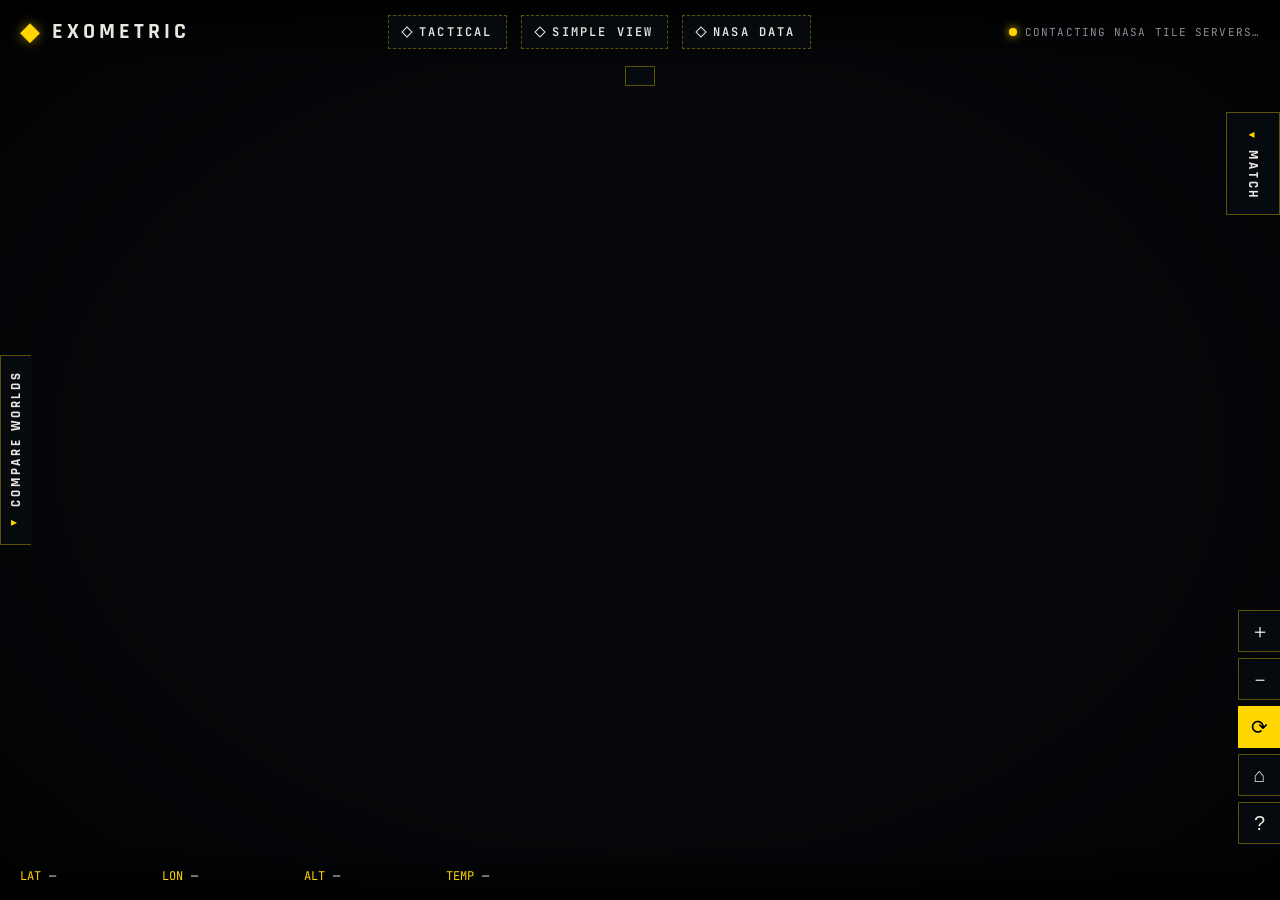
<file: index.html>
<!doctype html>
<html lang="en">
<head>
  <meta charset="utf-8">
  <title>ExoMetric</title>
  <meta http-equiv="refresh" content="0; url=analog-atlas/analog-atlas/">
</head>
<body style="background:#05070a;color:#e8e6df;font-family:system-ui,sans-serif">
  <p>Opening <a href="analog-atlas/analog-atlas/" style="color:#ffd600">ExoMetric</a>…</p>
</body>
</html>
</file>
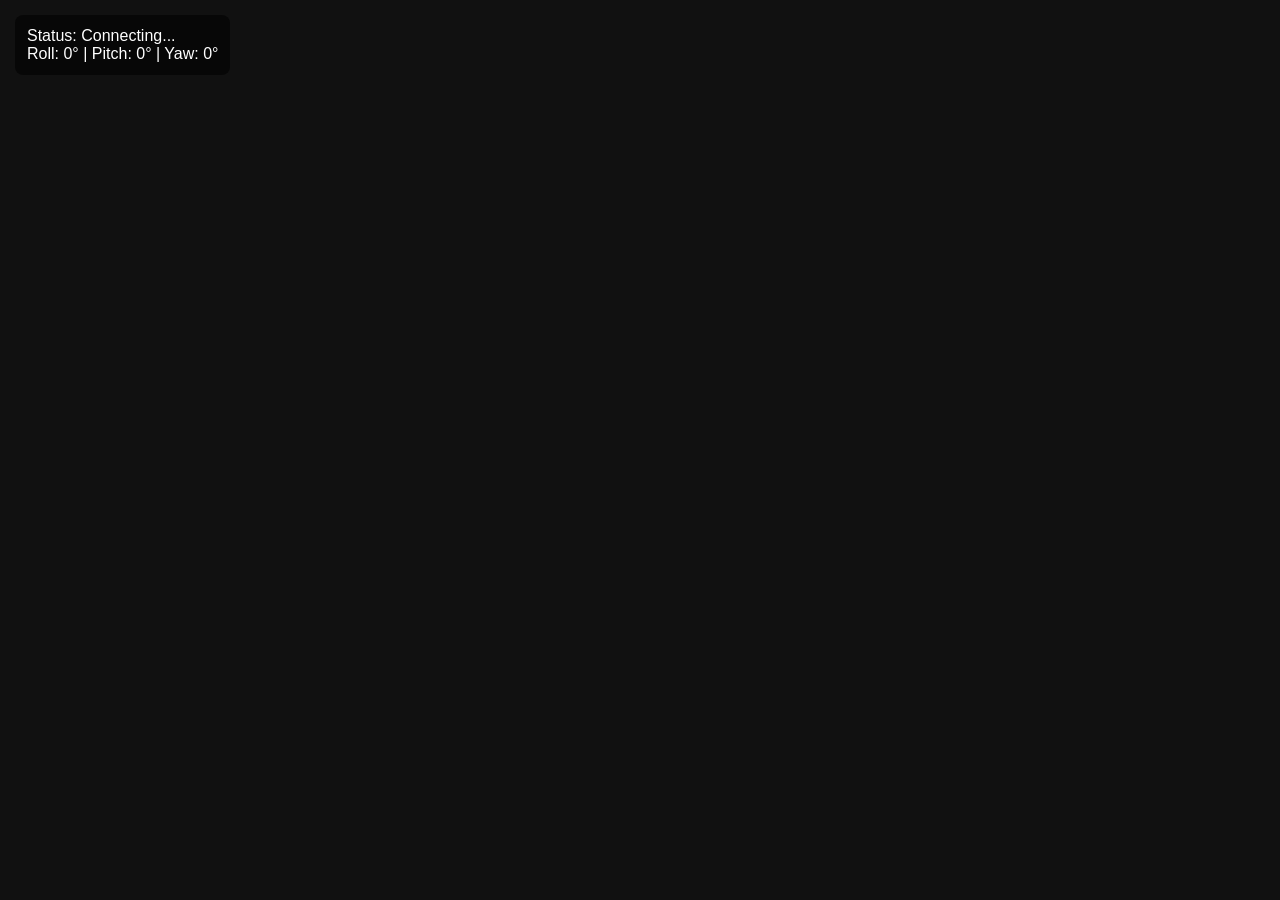
<file: electronics/index.html>
<!DOCTYPE html>
<html lang="en">
<head>
  <meta charset="UTF-8">
  <title>ESP32 3D Orientation</title>
  <style>
    body { margin: 0; overflow: hidden; background: #111; color: #fff; font-family: sans-serif; }
    #hud { position: absolute; top: 15px; left: 15px; background: rgba(0,0,0,0.6); padding: 12px; border-radius: 8px; }
  </style>
</head>
<body>
  <div id="hud">
    <div>Status: <span id="status">Connecting...</span></div>
    <div>Roll: <span id="roll">0</span>° | Pitch: <span id="pitch">0</span>° | Yaw: <span id="yaw">0</span>°</div>
  </div>

  <!-- Load Three.js from CDN -->
  <script src="https://cloudflare.com"></script>
  <script>
    // 1. Set up Three.js Scene, Camera, and Renderer
    const scene = new THREE.Scene();
    const camera = new THREE.PerspectiveCamera(75, window.innerWidth / window.innerHeight, 0.1, 1000);
    camera.position.z = 5;

    const renderer = new THREE.WebGLRenderer({ antialias: true });
    renderer.setSize(window.innerWidth, window.innerHeight);
    document.body.appendChild(renderer.domElement);

    // 2. Create a 3D Box (Representing your GY-521 board)
    const geometry = new THREE.BoxGeometry(3, 0.3, 2);
    const material = new THREE.MeshNormalMaterial(); // Multi-colored faces to easily see orientation
    const board = new THREE.Mesh(geometry, material);
    scene.add(board);

    // Add a helper grid for spatial reference
    const grid = new THREE.GridHelper(10, 10);
    grid.position.y = -2;
    scene.add(grid);

    // 3. Connect to ESP32 WebSocket (REPLACE WITH YOUR ESP32 IP)
    const ws = new WebSocket('ws://192.168.1.XXX:81/');

    ws.onopen = () => {
      document.getElementById('status').innerText = 'Connected';
      document.getElementById('status').style.color = '#4caf50';
    };

    ws.onclose = () => {
      document.getElementById('status').innerText = 'Disconnected';
      document.getElementById('status').style.color = '#f44336';
    };

    ws.onmessage = (event) => {
      const data = JSON.parse(event.data);
      
      // Update HUD text
      document.getElementById('roll').innerText = data.r.toFixed(1);
      document.getElementById('pitch').innerText = data.p.toFixed(1);
      document.getElementById('yaw').innerText = data.y.toFixed(1);

      // Convert degrees to radians for Three.js
      const degToRad = Math.PI / 180;
      
      // Apply rotations (adjust signs/axes depending on how your sensor is mounted)
      board.rotation.order = 'YXZ';
      board.rotation.y = data.y * degToRad;  // Yaw
      board.rotation.x = data.p * degToRad;  // Pitch
      board.rotation.z = -data.r * degToRad; // Roll
    };

    // 4. Render Loop
    function animate() {
      requestAnimationFrame(animate);
      renderer.render(scene, camera);
    }
    animate();

    // Handle window resizing
    window.addEventListener('resize', () => {
      camera.aspect = window.innerWidth / window.innerHeight;
      camera.updateProjectionMatrix();
      renderer.setSize(window.innerWidth, window.innerHeight);
    });
  </script>
</body>
</html>
</file>
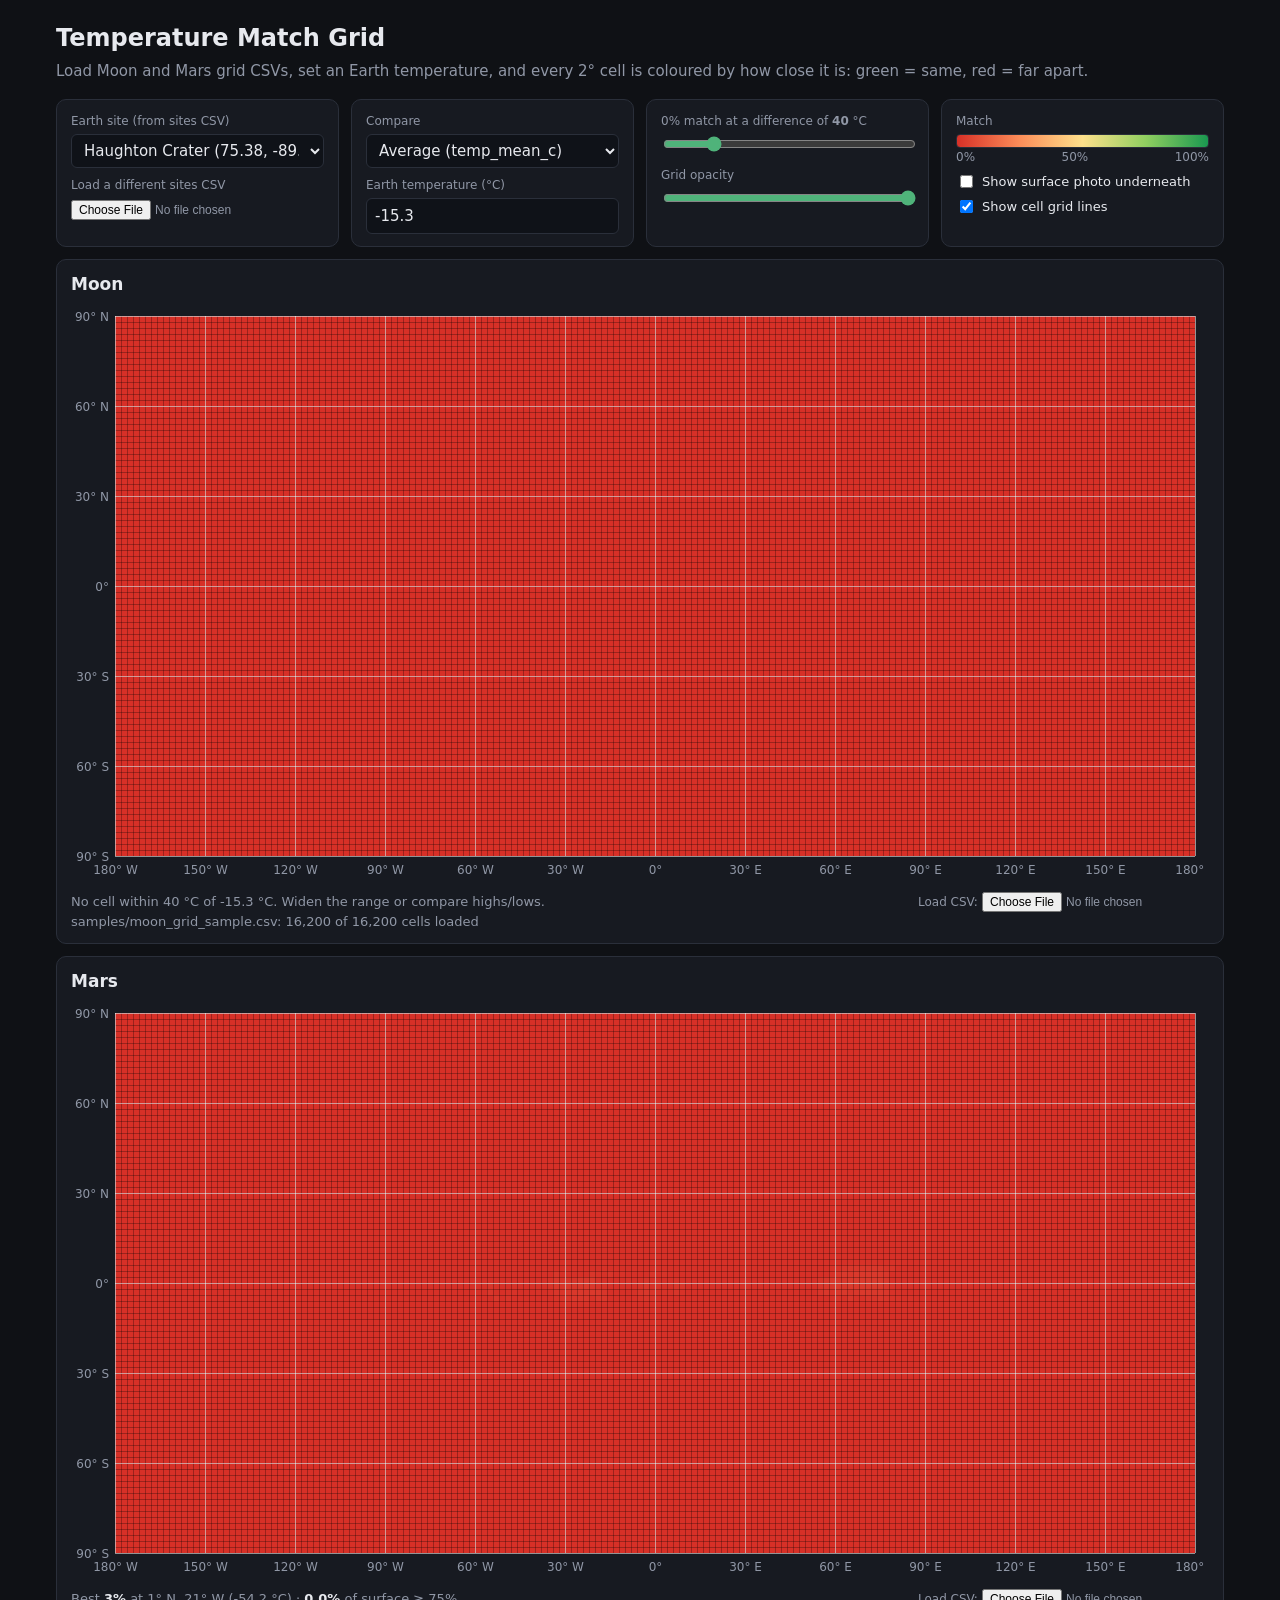
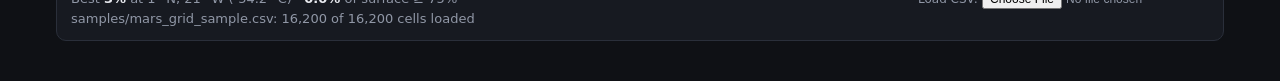
<file: heatmap/index.html>
<!doctype html>
<html lang="en">
<head>
  <meta charset="utf-8">
  <meta name="viewport" content="width=device-width, initial-scale=1">
  <title>Temperature Match Grid</title>
  <style>
    :root { --bg:#0f1115; --panel:#171a21; --line:#2a2f3a; --text:#e7e9ee; --muted:#9097a6; --accent:#4fb37a; }
    * { box-sizing: border-box; }
    body { margin: 0 auto; max-width: 1200px; padding: 20px 16px 40px; background: var(--bg); color: var(--text);
           font: 15px/1.5 system-ui, -apple-system, "Segoe UI", sans-serif; }
    h1 { margin: 0; font-size: 24px; font-weight: 600; }
    h2 { margin: 0; font-size: 17px; font-weight: 600; }
    .sub { margin: 4px 0 16px; color: var(--muted); }
    .card { background: var(--panel); border: 1px solid var(--line); border-radius: 10px; padding: 12px 14px; }
    .controls { display: grid; grid-template-columns: repeat(4, 1fr); gap: 12px; margin-bottom: 12px; }
    label, .label { display: block; color: var(--muted); font-size: 12px; margin: 0 0 4px; }
    select, input[type=number] { width: 100%; padding: 6px 8px; border-radius: 6px; border: 1px solid var(--line);
           background: #0f1218; color: var(--text); font: inherit; }
    input[type=range] { width: 100%; accent-color: var(--accent); }
    input[type=file] { font-size: 12px; color: var(--muted); max-width: 100%; }
    .row { display: flex; gap: 8px; align-items: center; }
    .check { display: flex; gap: 6px; align-items: center; font-size: 13px; color: var(--text); margin-top: 6px; }
    .legend { height: 14px; border-radius: 4px; border: 1px solid var(--line);
              background: linear-gradient(90deg, #d73027, #fc8d59, #fee08b, #91cf60, #1a9850); }
    .ticks { display: flex; justify-content: space-between; color: var(--muted); font-size: 12px; }
    .maps { display: grid; gap: 12px; }
    .head { display: flex; justify-content: space-between; align-items: baseline; gap: 12px; flex-wrap: wrap; margin-bottom: 8px; }
    .readout, .info, .stats { color: var(--muted); font-size: 13px; font-variant-numeric: tabular-nums; }
    .stats b { color: var(--text); }
    .err { color: #ff8a8a; }
    canvas { display: block; width: 100%; height: auto; }
    .drop { outline: 2px dashed var(--accent); outline-offset: -6px; }
    @media (max-width: 900px) { .controls { grid-template-columns: 1fr 1fr; } }
    @media (max-width: 560px) { .controls { grid-template-columns: 1fr; } }
  </style>
</head>
<body>
  <h1>Temperature Match Grid</h1>
  <p class="sub">Load Moon and Mars grid CSVs, set an Earth temperature, and every 2° cell is coloured by how close it is: green = same, red = far apart.</p>

  <section class="controls">
    <div class="card">
      <label for="site">Earth site (from sites CSV)</label>
      <select id="site"><option value="">Custom temperature</option></select>
      <label for="sites-file" style="margin-top:8px">Load a different sites CSV</label>
      <input type="file" id="sites-file" accept=".csv">
    </div>
    <div class="card">
      <label for="stat">Compare</label>
      <select id="stat">
        <option value="mean">Average (temp_mean_c)</option>
        <option value="high">Daily high (temp_high_c)</option>
        <option value="low">Daily low (temp_low_c)</option>
      </select>
      <label for="earth-temp" style="margin-top:8px">Earth temperature (°C)</label>
      <input type="number" id="earth-temp" step="0.1" value="-15.3">
    </div>
    <div class="card">
      <label for="range">0% match at a difference of <b id="range-val">40</b> °C</label>
      <input type="range" id="range" min="5" max="200" step="5" value="40">
      <label for="opacity" style="margin-top:8px">Grid opacity</label>
      <input type="range" id="opacity" min="20" max="100" value="100">
    </div>
    <div class="card">
      <div class="label">Match</div>
      <div class="legend"></div>
      <div class="ticks"><span>0%</span><span>50%</span><span>100%</span></div>
      <label class="check"><input type="checkbox" id="photo"> Show surface photo underneath</label>
      <label class="check"><input type="checkbox" id="lines" checked> Show cell grid lines</label>
    </div>
  </section>

  <section class="maps">
    <div class="card" data-body="moon">
      <div class="head">
        <h2>Moon</h2>
        <span class="readout" id="moon-readout"></span>
      </div>
      <canvas id="moon-canvas"></canvas>
      <div class="row" style="justify-content:space-between;margin-top:8px;flex-wrap:wrap">
        <span class="stats" id="moon-stats"></span>
        <span class="info"><label for="moon-file" style="display:inline">Load CSV:</label> <input type="file" id="moon-file" accept=".csv"></span>
      </div>
      <div class="info" id="moon-info"></div>
    </div>
    <div class="card" data-body="mars">
      <div class="head">
        <h2>Mars</h2>
        <span class="readout" id="mars-readout"></span>
      </div>
      <canvas id="mars-canvas"></canvas>
      <div class="row" style="justify-content:space-between;margin-top:8px;flex-wrap:wrap">
        <span class="stats" id="mars-stats"></span>
        <span class="info"><label for="mars-file" style="display:inline">Load CSV:</label> <input type="file" id="mars-file" accept=".csv"></span>
      </div>
      <div class="info" id="mars-info"></div>
    </div>
  </section>

  <script src="heatmap.js"></script>
</body>
</html>
</file>
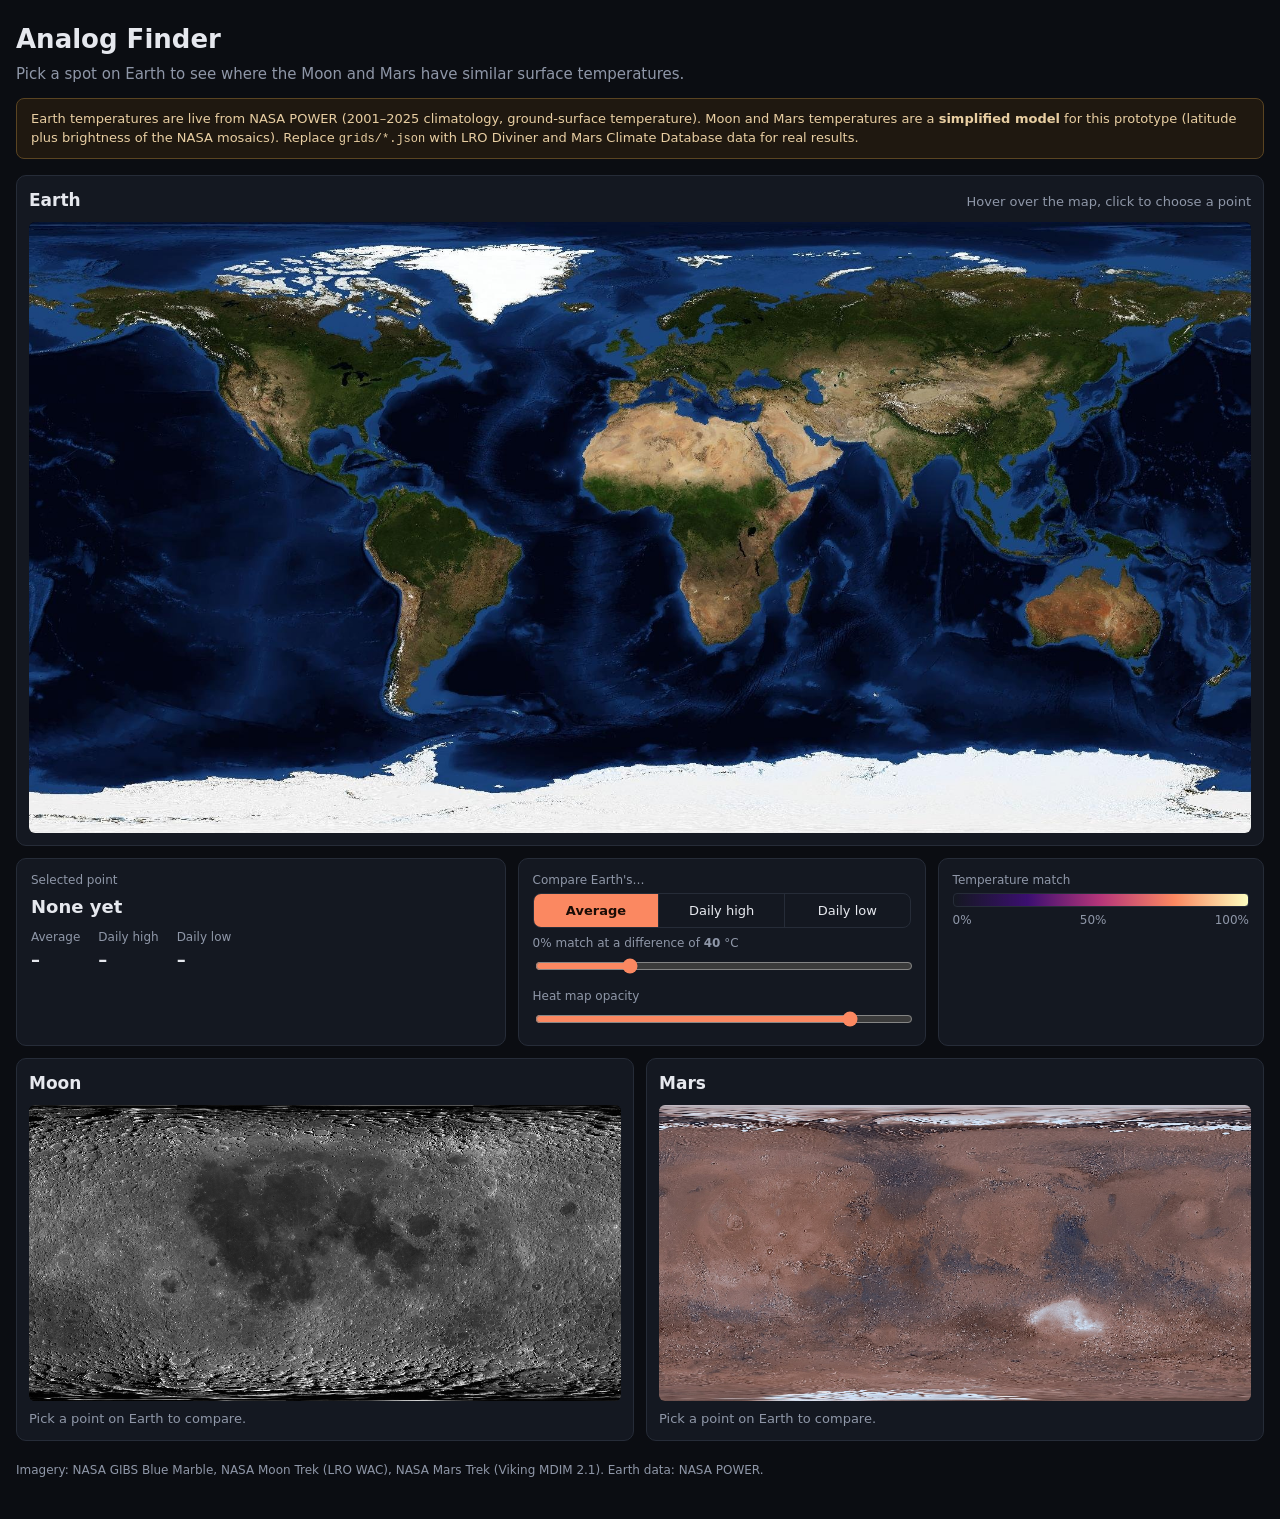
<file: prototype/index.html>
<!doctype html>
<html lang="en">
<head>
  <meta charset="utf-8">
  <meta name="viewport" content="width=device-width, initial-scale=1">
  <title>Analog Finder</title>
  <link rel="stylesheet" href="style.css">
</head>
<body>
  <header>
    <h1>Analog Finder</h1>
    <p class="sub">Pick a spot on Earth to see where the Moon and Mars have similar surface temperatures.</p>
  </header>

  <p class="notice">
    Earth temperatures are live from NASA POWER (2001–2025 climatology, ground-surface temperature).
    Moon and Mars temperatures are a <strong>simplified model</strong> for this prototype
    (latitude plus brightness of the NASA mosaics). Replace <code>grids/*.json</code> with
    LRO Diviner and Mars Climate Database data for real results.
  </p>

  <section class="panel earth">
    <div class="panel-head">
      <h2>Earth</h2>
      <span class="readout" id="earth-hover">Hover over the map, click to choose a point</span>
    </div>
    <div class="map-wrap">
      <canvas id="earth-map" width="2048" height="1024"></canvas>
    </div>
  </section>

  <section class="controls">
    <div class="card" id="earth-card">
      <div class="label">Selected point</div>
      <div class="big" id="sel-coord">None yet</div>
      <div class="temps">
        <div><span>Average</span><b id="t-mean">–</b></div>
        <div><span>Daily high</span><b id="t-high">–</b></div>
        <div><span>Daily low</span><b id="t-low">–</b></div>
      </div>
      <div class="status" id="status"></div>
    </div>

    <div class="card">
      <div class="label">Compare Earth's…</div>
      <div class="seg" id="mode">
        <button data-mode="mean" class="on">Average</button>
        <button data-mode="high">Daily high</button>
        <button data-mode="low">Daily low</button>
      </div>
      <label class="label" for="scale">0% match at a difference of <b id="scale-val">40</b> °C</label>
      <input type="range" id="scale" min="5" max="150" step="5" value="40">
      <label class="label" for="opacity">Heat map opacity</label>
      <input type="range" id="opacity" min="0" max="100" value="85">
    </div>

    <div class="card legend-card">
      <div class="label">Temperature match</div>
      <div class="legend"></div>
      <div class="legend-ticks"><span>0%</span><span>50%</span><span>100%</span></div>
    </div>
  </section>

  <section class="pair">
    <div class="panel" data-body="moon">
      <div class="panel-head">
        <h2>Moon</h2>
        <span class="readout" id="moon-hover"></span>
      </div>
      <div class="map-wrap"><canvas id="moon-map" width="2048" height="1024"></canvas></div>
      <div class="stats" id="moon-stats">Pick a point on Earth to compare.</div>
    </div>
    <div class="panel" data-body="mars">
      <div class="panel-head">
        <h2>Mars</h2>
        <span class="readout" id="mars-hover"></span>
      </div>
      <div class="map-wrap"><canvas id="mars-map" width="2048" height="1024"></canvas></div>
      <div class="stats" id="mars-stats">Pick a point on Earth to compare.</div>
    </div>
  </section>

  <footer>
    Imagery: NASA GIBS Blue Marble, NASA Moon Trek (LRO WAC), NASA Mars Trek (Viking MDIM 2.1).
    Earth data: NASA POWER.
  </footer>

  <script src="app.js"></script>
</body>
</html>
</file>
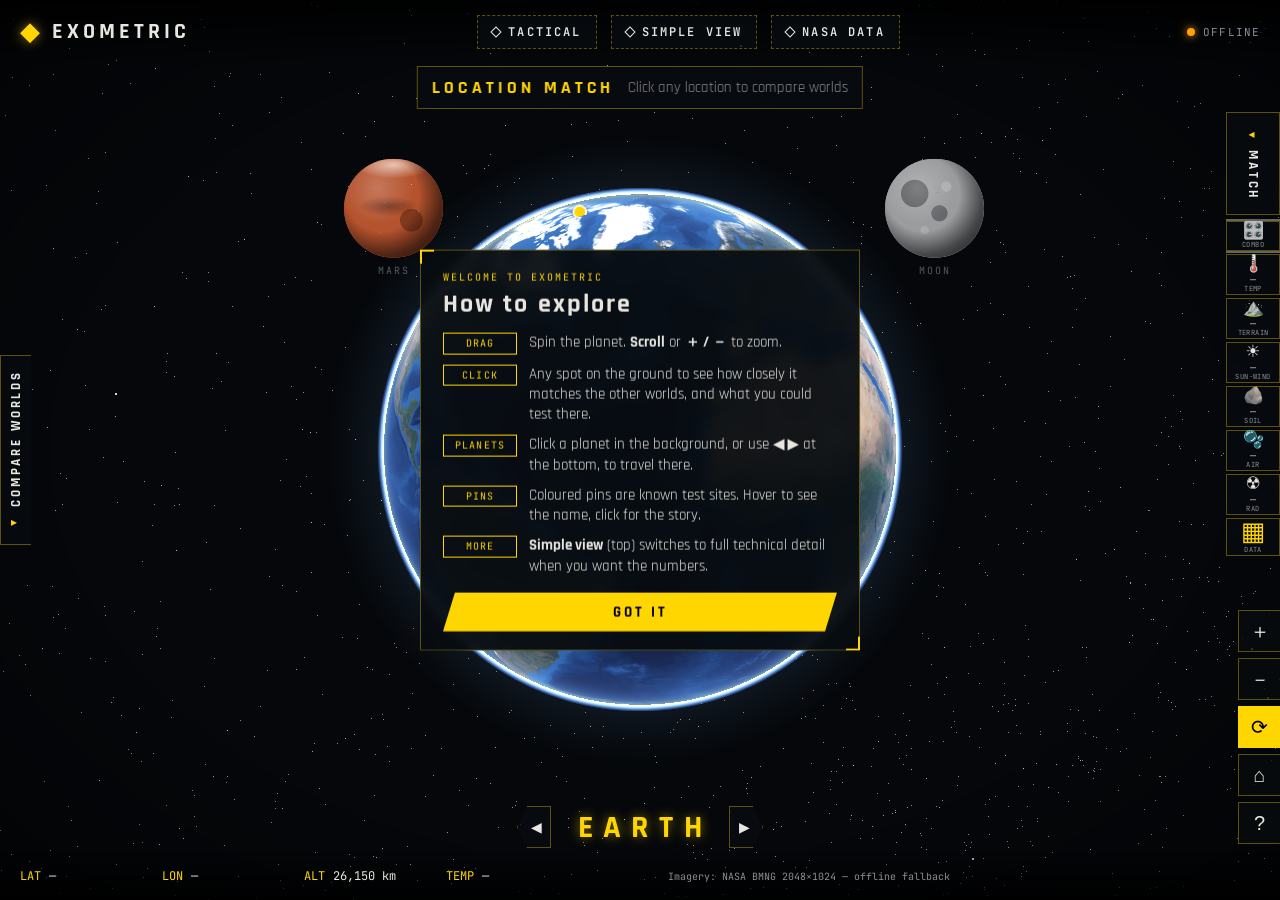
<file: analog-atlas/analog-atlas/index.html>
<!DOCTYPE html>
<html lang="en">
<head>
  <meta charset="utf-8">
  <meta name="viewport" content="width=device-width, initial-scale=1">
  <title>ExoMetric — Earth · Moon · Mars</title>
  <link rel="preconnect" href="https://fonts.googleapis.com">
  <link href="https://fonts.googleapis.com/css2?family=Rajdhani:wght@500;600;700&family=JetBrains+Mono:wght@400;600&display=swap" rel="stylesheet">
  <link rel="stylesheet" href="css/style.css">
</head>
<body class="left-collapsed right-collapsed">
  <!-- Other planets hang here, behind the transparent globe canvas (js/space.js). -->
  <div class="space" id="space" aria-hidden="true"></div>
  <!-- WorldWind draws into this canvas. Everything else is HUD layered on top. -->
  <canvas id="globe-canvas">Your browser does not support WebGL.</canvas>
  <div class="scanlines" aria-hidden="true"></div>
  <div class="vignette" aria-hidden="true"></div>
  <div class="scan-sweep" aria-hidden="true"></div>

  <header class="hud-top">
    <div class="brand">
      <span class="brand-mark" aria-hidden="true">◆</span>
      <div>
        <div class="brand-title">EXOMETRIC</div>
      </div>
    </div>
    <div class="top-center">
      <button class="mode-toggle" id="btn-tactical" aria-pressed="false" title="Toggle Tactical view (T)">
        <span class="mode-dot"></span>TACTICAL
      </button>
      <button class="mode-toggle" id="btn-detail" aria-pressed="false" title="Switch between a simple overview and full technical detail (D)">
        <span class="mode-dot"></span><span class="mode-label">SIMPLE VIEW</span>
      </button>
      <button class="mode-toggle" id="btn-data" aria-pressed="false" title="Browse all the NASA data used (N)">
        <span class="mode-dot"></span>NASA DATA
      </button>
    </div>
    <div class="status" id="status">
      <span class="status-dot"></span><span id="status-text">INITIALISING…</span>
    </div>
  </header>

  <!-- Top centre: overall match for each other world (js/matchui.js) -->
  <div class="match-bar" id="match-bar" aria-live="polite"></div>

  <!-- Edge tabs that open / close the side panels (both start collapsed) -->
  <button class="side-tab left" id="tab-left" aria-expanded="false" aria-controls="left-col" title="Show or hide Compare Worlds">
    <span class="side-arrow" aria-hidden="true">▸</span><span class="side-label">COMPARE WORLDS</span>
  </button>
  <!-- Right-edge rail: MATCH tab + temperature / pressure / terrain symbols (always visible) -->
  <!-- Right edge: rail (top) and globe controls (bottom) share one column, so they never overlap -->
  <div class="right-column" id="right-column">
    <div class="right-rail" id="right-rail">
      <button class="side-tab right" id="tab-right" aria-expanded="false" aria-controls="site-detail" title="Show or hide the match details">
        <span class="side-arrow" aria-hidden="true">◂</span><span class="side-label">MATCH</span><span class="side-badge" id="tab-right-badge"></span>
      </button>
      <div class="rail-metrics" id="rail-metrics" role="group" aria-label="Match by measurement"></div>
    </div>
    <div class="hud-controls" role="toolbar" aria-label="Globe controls">
      <button class="ctl" id="btn-zoom-in" title="Zoom in (+)">＋</button>
      <button class="ctl" id="btn-zoom-out" title="Zoom out (−)">－</button>
      <button class="ctl" id="btn-rotate" title="Toggle auto-rotate (R)" aria-pressed="true">⟳</button>
      <button class="ctl" id="btn-reset" title="Reset view (H)">⌂</button>
      <button class="ctl" id="btn-help" title="How to explore (?)">?</button>
    </div>
  </div>

  <div class="left-col" id="left-col">
    <aside class="panel match-left-panel" aria-live="polite">
      <div class="panel-head"><span>COMPARE WORLDS</span><span class="src-tag">NASA DATA</span></div>
      <div class="match-left" id="match-left"></div>
    </aside>
    <!-- Bottom left: advanced options (js/matchui.js renderAdvanced + imagery list) -->
    <aside class="panel adv-panel" id="adv-panel">
      <div class="panel-head"><span>ADVANCED OPTIONS</span></div>
      <div class="adv-content">
        <div id="adv-body"></div>
        <div class="adv-lbl adv-imagery-lbl">IMAGERY</div>
        <div class="imagery-list" id="imagery-list"></div>
      </div>
    </aside>

  </div>

  <!-- Teammate panels kept (hidden) so their code keeps running; removed from the layout by request -->
  <div class="legacy-panels" hidden>
    <aside class="panel site-panel" id="site-list-panel">
      <div class="panel-head">
        <span id="site-list-title">ANALOG SITES</span><span class="count" id="site-count">0</span>
      </div>
      <div class="filter-row" id="filter-row"></div>
      <ul class="site-list" id="site-list"></ul>
      <div class="panel-foot">Seed data — replace via <code>js/data/sites.js</code></div>
    </aside>
    <aside class="panel imagery-panel" id="imagery-panel">
      <div class="panel-head"><span>IMAGERY</span><span class="src-tag">NASA</span></div>
    </aside>
    <aside class="panel minimap-panel" id="minimap" aria-label="Mini map"></aside>
  </div>

  <!-- Planet selector (built by ui.renderBodyTabs) -->
  <nav class="planet-select" id="planet-select" aria-label="Planetary body"></nav>

  <aside class="hud-right panel hidden" id="site-detail" aria-live="polite"></aside>


  <div class="help-card panel hidden" id="help-card" role="dialog" aria-labelledby="help-title"></div>

  <!-- NASA DATA tab (built by js/datatab.js) -->
  <section class="panel data-panel hidden" id="data-panel" role="dialog" aria-label="NASA data">
    <div class="panel-head"><span>NASA DATA</span>
      <button class="brief-close data-close" id="data-close" aria-label="Close NASA data">✕</button></div>
    <nav class="data-tabs" id="data-tabs" aria-label="Data sections"></nav>
    <div class="data-body" id="data-body"></div>
  </section>

  <footer class="hud-bottom">
    <div class="readout"><span class="lbl">LAT</span><span id="ro-lat">—</span></div>
    <div class="readout"><span class="lbl">LON</span><span id="ro-lon">—</span></div>
    <div class="readout"><span class="lbl">ALT</span><span id="ro-alt">—</span></div>
    <div class="readout readout-temp"><span class="lbl">TEMP</span><span id="ro-temp">—</span></div>
    <div class="hint">CLICK GROUND = PROBE + TEMPERATURE · V SCALE · D DETAIL · DRAG SPIN · SCROLL ZOOM · Q/E · 1/2/3 BODY · T TACTICAL</div>
    <div class="credit" id="credit"></div>
  </footer>

  <!-- NASA WebWorldWind, built locally from github.com/NASAWorldWind/WebWorldWind -->
  <script src="lib/worldwind.min.js"></script>
  <script type="module" src="js/main.js"></script>
</body>
</html>
</file>
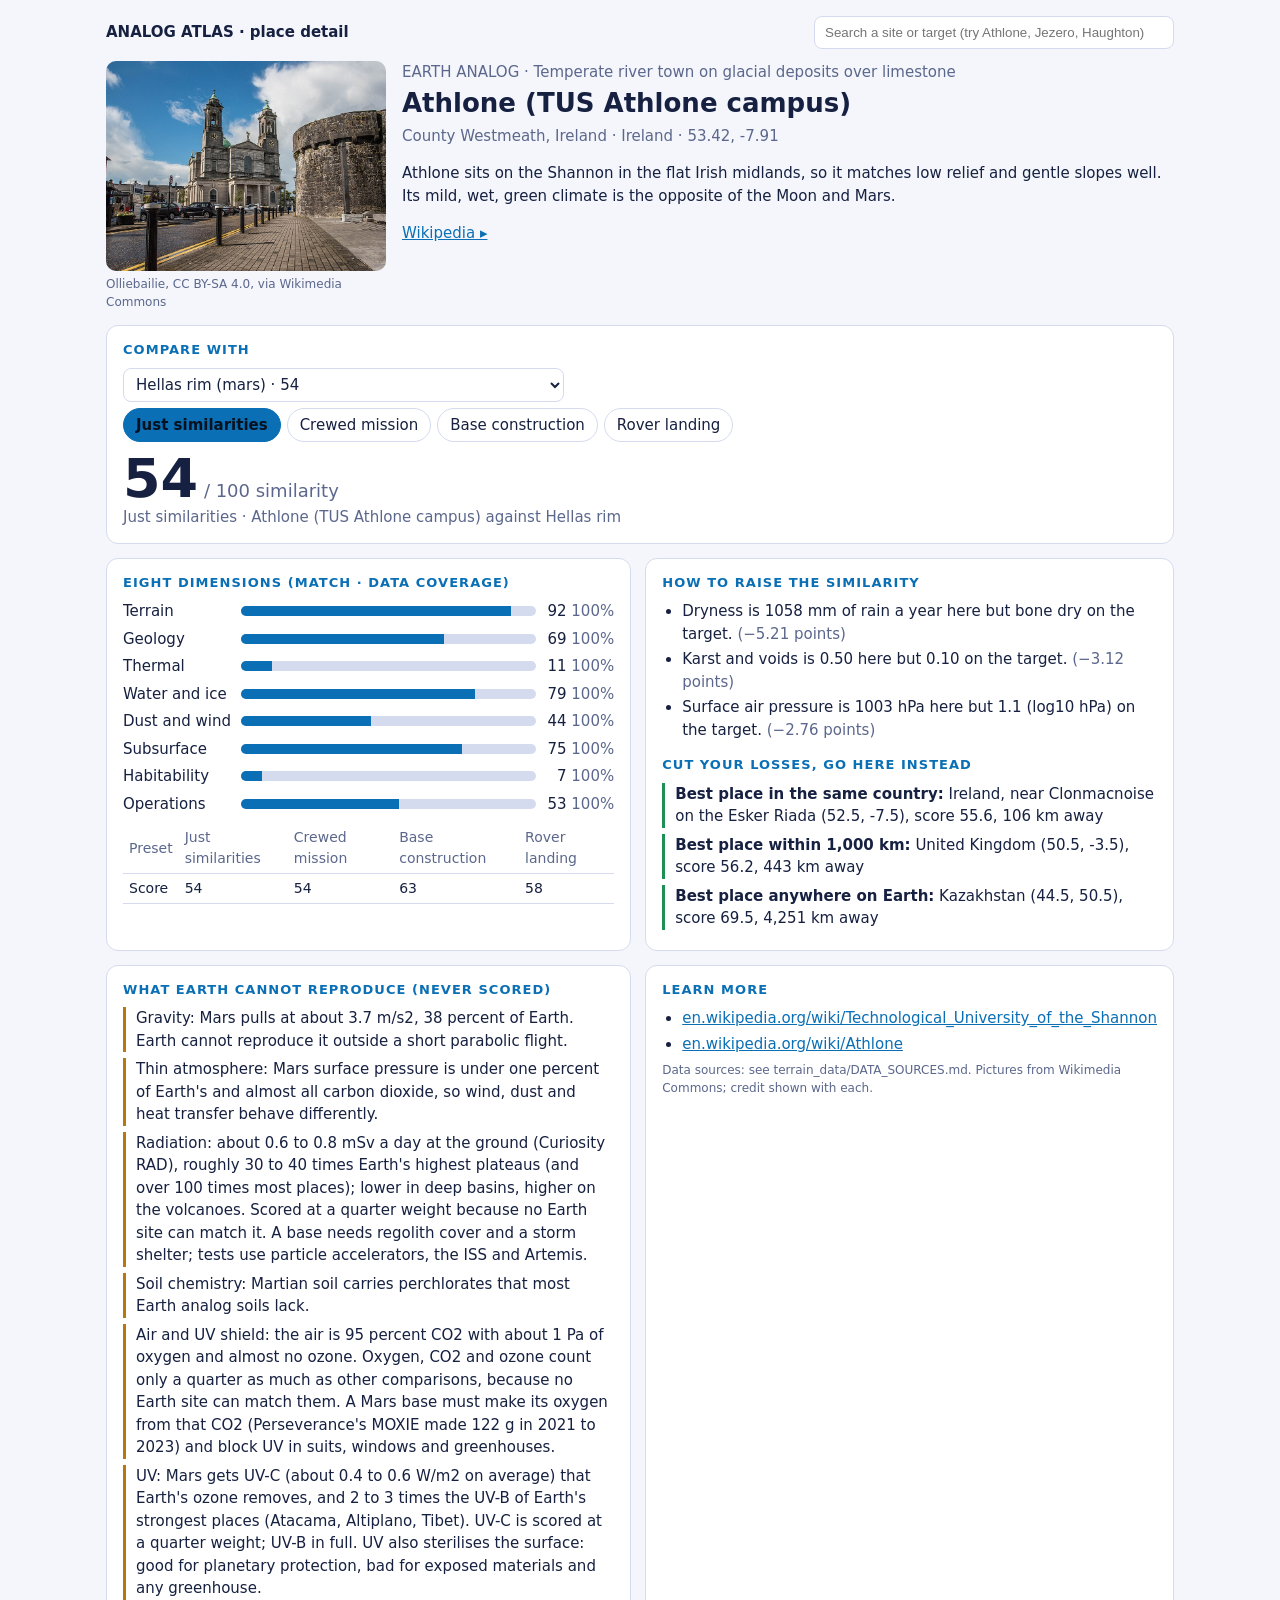
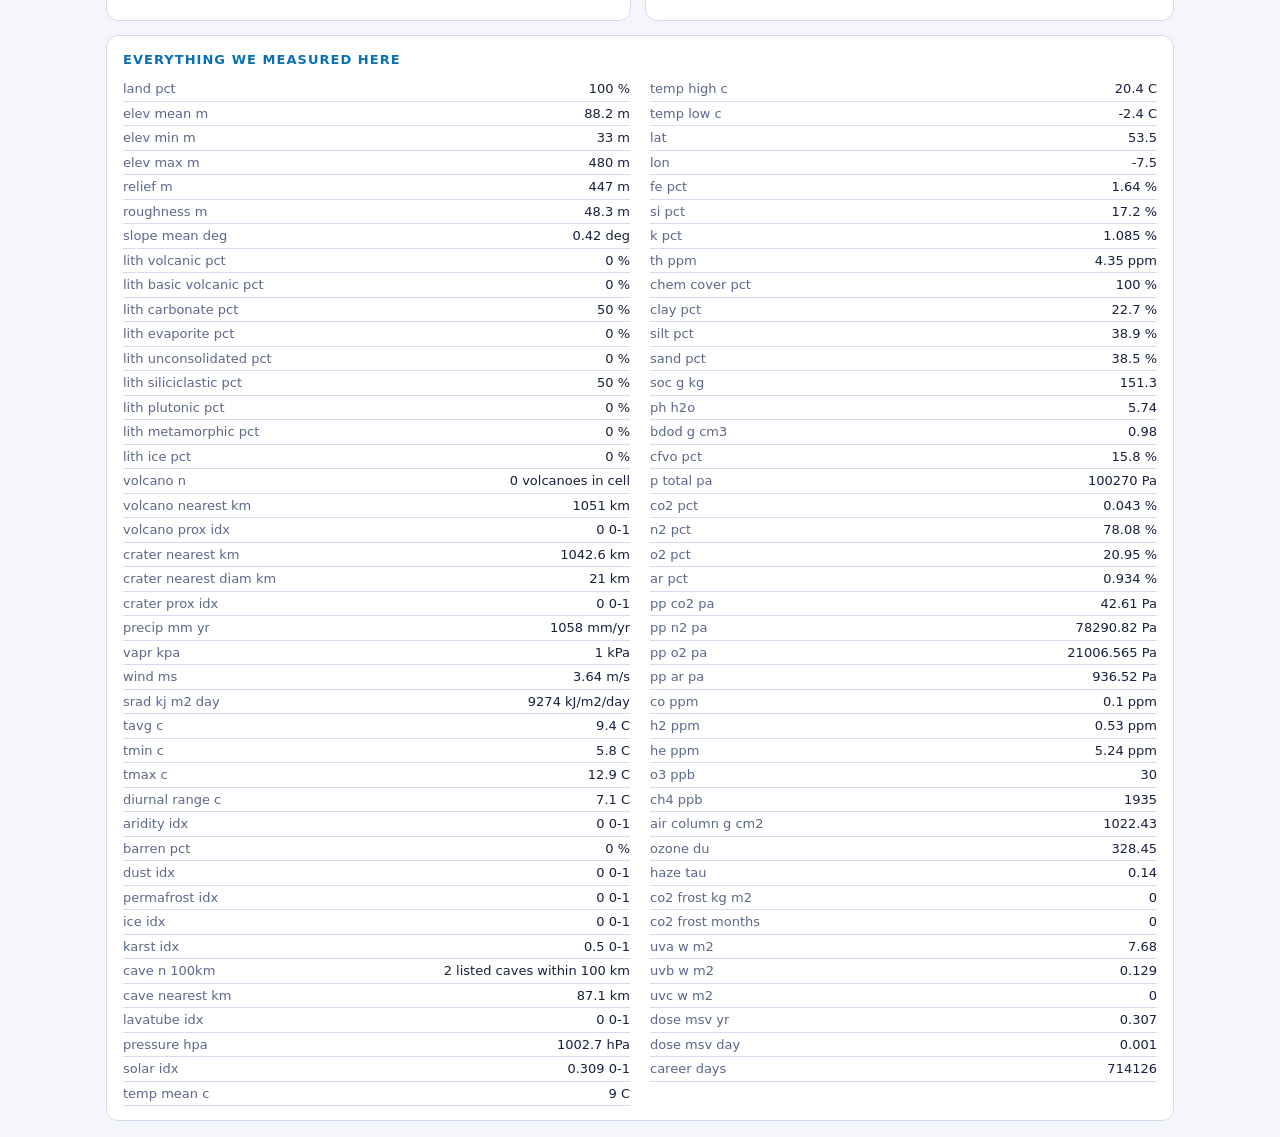
<file: terrain_data/demo/index.html>
<!doctype html>
<html lang="en">
<head>
<meta charset="utf-8">
<meta name="viewport" content="width=device-width, initial-scale=1">
<title>Analog Atlas detail</title>
<style>
  :root { --bg:#0b1020; --panel:#141b33; --line:#2a3560; --text:#e8ecf8; --mute:#9aa6c9; --accent:#5fd0ff; --good:#58d68d; --warn:#f5b041; --bad:#ec7063; }
  @media (prefers-color-scheme: light) { :root { --bg:#f4f6fb; --panel:#fff; --line:#d5dbee; --text:#162040; --mute:#5b678c; --accent:#0a6fb5; --good:#1e8f55; --warn:#b9770e; --bad:#c0392b; } }
  * { box-sizing:border-box; }
  body { margin:0; background:var(--bg); color:var(--text); font:15px/1.5 system-ui, "Segoe UI", sans-serif; }
  main { max-width:1100px; margin:0 auto; padding:16px; }
  header.top { display:flex; flex-wrap:wrap; gap:12px; align-items:center; justify-content:space-between; margin-bottom:12px; }
  header.top input { background:var(--panel); color:var(--text); border:1px solid var(--line); border-radius:8px; padding:8px 10px; width:min(360px, 100%); }
  .grid { display:grid; grid-template-columns:1fr 1fr; gap:14px; }
  @media (max-width:800px) { .grid { grid-template-columns:1fr; } }
  .card { background:var(--panel); border:1px solid var(--line); border-radius:12px; padding:14px 16px; }
  .card h2 { margin:0 0 8px; font-size:13px; letter-spacing:.08em; text-transform:uppercase; color:var(--accent); }
  h1 { margin:0; font-size:26px; } .sub { color:var(--mute); margin:2px 0 8px; }
  .hero { display:grid; grid-template-columns:minmax(0,280px) 1fr; gap:16px; margin-bottom:14px; }
  @media (max-width:700px) { .hero { grid-template-columns:1fr; } }
  .hero img { width:100%; border-radius:10px; display:block; background:#222; aspect-ratio:4/3; object-fit:cover; }
  .credit { color:var(--mute); font-size:12px; margin-top:4px; }
  .tabs { display:flex; flex-wrap:wrap; gap:6px; margin:6px 0 10px; }
  .tabs button { background:transparent; color:var(--text); border:1px solid var(--line); border-radius:999px; padding:5px 12px; cursor:pointer; font:inherit; }
  .tabs button[aria-pressed="true"] { background:var(--accent); color:#06121f; border-color:var(--accent); font-weight:600; }
  select { background:var(--panel); color:var(--text); border:1px solid var(--line); border-radius:8px; padding:6px 8px; font:inherit; max-width:100%; }
  .big { font-size:54px; font-weight:700; line-height:1; } .big small { font-size:18px; color:var(--mute); font-weight:400; }
  .bars .row { display:grid; grid-template-columns:110px 1fr 70px; gap:8px; align-items:center; margin:5px 0; }
  .track { height:10px; background:var(--line); border-radius:6px; overflow:hidden; } .track span { display:block; height:100%; background:var(--accent); }
  .num { text-align:right; font-variant-numeric:tabular-nums; } .mute { color:var(--mute); }
  ul { margin:6px 0; padding-left:20px; } li { margin:3px 0; }
  table { border-collapse:collapse; width:100%; } td, th { padding:4px 6px; border-bottom:1px solid var(--line); text-align:left; font-size:14px; } th { color:var(--mute); font-weight:500; }
  .metrics { columns:2; column-gap:20px; font-size:13px; } .metrics div { break-inside:avoid; display:flex; justify-content:space-between; gap:8px; border-bottom:1px solid var(--line); padding:2px 0; }
  .caveat { border-left:3px solid var(--warn); padding-left:10px; margin:6px 0; }
  .alt { border-left:3px solid var(--good); padding-left:10px; margin:6px 0; }
  a { color:var(--accent); } .pill { display:inline-block; border:1px solid var(--line); border-radius:999px; padding:1px 9px; margin:0 4px 4px 0; font-size:12px; color:var(--mute); }
</style>
</head>
<body>
<main>
  <header class="top">
    <strong>ANALOG ATLAS · place detail</strong>
    <input id="search" list="names" placeholder="Search a site or target (try Athlone, Jezero, Haughton)" aria-label="Search sites">
    <datalist id="names"></datalist>
  </header>
  <div id="app">Loading data…</div>
</main>
<script>
(async () => {
  const PRESETS = [['raw', 'Just similarities'], ['crewed', 'Crewed mission'], ['base', 'Base construction'], ['rover', 'Rover landing']];
  const DIMS = [['terrain', 'Terrain'], ['geology', 'Geology'], ['thermal', 'Thermal'], ['water', 'Water and ice'], ['dust', 'Dust and wind'], ['subsurface', 'Subsurface'], ['habitability', 'Habitability'], ['operations', 'Operations']];
  const esc = (s) => String(s ?? '').replace(/[&<>"]/g, (c) => ({ '&': '&amp;', '<': '&lt;', '>': '&gt;', '"': '&quot;' }[c]));
  const $ = (id) => document.getElementById(id);
  let sites;
  try { sites = await (await fetch('../out/sites.json')).json(); }
  catch (e) { $('app').textContent = 'Could not load ../out/sites.json. Serve the repo root, for example: node prototype/server.js . 8000'; return; }
  const byId = Object.fromEntries(sites.map((s) => [s.id, s]));
  $('names').innerHTML = sites.map((s) => `<option value="${esc(s.name)}">`).join('');
  $('search').addEventListener('change', (e) => { const s = sites.find((x) => x.name.toLowerCase() === e.target.value.toLowerCase()); if (s) go(s.id); });
  const state = { preset: 'raw', target: null };
  const go = (id) => { history.replaceState(null, '', '?id=' + encodeURIComponent(id)); state.target = null; render(); };
  const pct = (v) => (v === null || v === undefined || Number.isNaN(v) ? '—' : Math.round(v));
  const nm = (id) => byId[id]?.name || id;
  const cellText = (c) => `${esc(c.name)} (${c.lat.toFixed(1)}, ${c.lon.toFixed(1)}) · ${c.score}`;

  function metricsHtml(s) {
    const rows = Object.entries(s.metrics || {}).map(([k, m]) => `<div><span class="mute">${esc(k.replace(/_/g, ' '))}</span><span>${m.value}${m.unit ? ' ' + esc(m.unit) : ''}</span></div>`).join('');
    return `<div class="metrics">${rows}</div>`;
  }
  const head = (s) => {
    const img = s.image_local ? `../out/images/${s.id}.jpg` : s.image_url;
    return `<section class="hero"><div>${img ? `<img src="${esc(img)}" alt="${esc(s.name)}" onerror="this.style.display='none'">` : ''}<div class="credit">${esc(s.image_credit)}</div></div>
      <div><div class="mute">${s.body === 'earth' ? 'EARTH ANALOG' : s.body.toUpperCase() + ' TARGET'} · ${esc(s.environment)}</div><h1>${esc(s.name)}</h1>
      <div class="sub">${esc(s.region)}${s.country ? ' · ' + esc(s.country) : ''} · ${s.lat.toFixed(2)}, ${s.lon.toFixed(2)}</div><p>${esc(s.summary)}</p>
      <div>${(s.programs || []).map((p) => `<span class="pill">${esc(p)}</span>`).join('')}</div>
      <div>${s.wikipedia_url ? `<a href="${esc(s.wikipedia_url)}" target="_blank" rel="noopener">Wikipedia ▸</a>` : ''}</div></div></section>`;
  };
  const caveats = (s) => `<div class="card"><h2>What Earth cannot reproduce (never scored)</h2>${(s.caveats || []).map((c) => `<div class="caveat">${esc(c)}</div>`).join('')}</div>`;
  const links = (s) => `<div class="card"><h2>Learn more</h2><ul>${(s.links || []).map((u) => `<li><a href="${esc(u)}" target="_blank" rel="noopener">${esc(u.replace(/^https?:\/\//, ''))}</a></li>`).join('') || '<li class="mute">—</li>'}</ul>
      <div class="credit">Data sources: see terrain_data/DATA_SOURCES.md. Pictures from Wikimedia Commons; credit shown with each.</div></div>`;

  function earthView(s) {
    const tids = Object.keys(s.matches).filter((t) => (s.targets || []).includes(byId[t]?.body));
    const best = Object.values(s.best_target || {});
    if (!state.target || !s.matches[state.target]) state.target = best.sort((a, b) => (s.matches[b].overall || 0) - (s.matches[a].overall || 0))[0] || tids[0];
    const m = s.matches[state.target], t = byId[state.target];
    const alt = (m.alternative_by_preset && m.alternative_by_preset[state.preset]) || m.alternative || {};
    const losses = (m.losses_by_preset && m.losses_by_preset[state.preset]) || m.losses;
    const opts = tids.sort((a, b) => (s.matches[b].overall || 0) - (s.matches[a].overall || 0)).map((id) => `<option value="${esc(id)}" ${id === state.target ? 'selected' : ''}>${esc(nm(id))} (${byId[id].body}) · ${pct(s.matches[id].overall)}</option>`).join('');
    const bars = DIMS.map(([k, label]) => { const v = m.dims[k]; return `<div class="row"><span>${label}</span><div class="track"><span style="width:${v == null ? 0 : v * 100}%"></span></div><span class="num">${v == null ? '—' : Math.round(v * 100)} <span class="mute">${Math.round((m.coverage[k] || 0) * 100)}%</span></span></div>`; }).join('');
    const altRows = [['same_country', 'Best place in the same country'], ['within_1000km', 'Best place within 1,000 km'], ['worldwide', 'Best place anywhere on Earth']]
      .filter(([k]) => alt[k]).map(([k, l]) => `<div class="alt"><strong>${l}:</strong> ${esc(alt[k].name)} (${alt[k].lat}, ${alt[k].lon}), score ${alt[k].score}, ${alt[k].distance_km.toLocaleString()} km away</div>`).join('');
    return `${head(s)}
      <div class="card" style="margin-bottom:14px"><h2>Compare with</h2><select id="target" aria-label="Moon or Mars target">${opts}</select>
        <div class="tabs" role="group" aria-label="Preset">${PRESETS.map(([id, l]) => `<button data-p="${id}" aria-pressed="${id === state.preset}">${l}</button>`).join('')}</div>
        <div class="big">${pct(m.presets[state.preset])}<small> / 100 similarity</small></div>
        <div class="mute">${esc(PRESETS.find((p) => p[0] === state.preset)[1])} · ${esc(s.name)} against ${esc(t.name)}</div></div>
      <div class="grid">
        <div class="card bars"><h2>Eight dimensions (match · data coverage)</h2>${bars}
          <table style="margin-top:8px"><tr><th>Preset</th>${PRESETS.map(([, l]) => `<th>${l}</th>`).join('')}</tr><tr><td>Score</td>${PRESETS.map(([id]) => `<td>${pct(m.presets[id])}</td>`).join('')}</tr></table></div>
        <div class="card"><h2>How to raise the similarity</h2>${losses && losses.length ? `<ul>${losses.map((l) => `<li>${esc(l.text)} <span class="mute">(−${l.points} points)</span></li>`).join('')}</ul>` : '<p class="mute">Detailed losses are stored for each site\'s five best targets per body and the demo targets. Pick one of those.</p>'}
          <h2 style="margin-top:14px">Cut your losses, go here instead</h2>${altRows || '<p class="mute">—</p>'}</div>
        ${caveats(s)}${links(s)}
        <div class="card" style="grid-column:1/-1"><h2>Everything we measured here</h2>${metricsHtml(s)}${s.data_cell?.borrowed_km ? `<div class="credit">No data in its own cell; borrowed from a cell ${s.data_cell.borrowed_km} km away.</div>` : ''}</div>
      </div>`;
  }

  function targetView(s) {
    const lists = PRESETS.map(([id, l]) => `<tr><td>${l}</td><td>${(s.top_sites_by_preset?.[id] || []).slice(0, 3).map((x) => `${esc(nm(x.id))} ${x.score}`).join(' · ')}</td></tr>`).join('');
    return `${head(s)}<div class="grid">
      <div class="card"><h2>Best named Earth analogs by preset</h2><table>${lists}</table></div>
      <div class="card"><h2>Best Earth places, whole planet</h2><ul>${(s.top_cells || []).slice(0, 8).map((c) => `<li>${cellText(c)}</li>`).join('')}</ul></div>
      <div class="card"><h2>Beyond the usual suspects</h2><p class="mute">Best places at least 300 km from any known analog site.</p><ul>${(s.surprise_cells || []).map((c) => `<li>${cellText(c)}</li>`).join('')}</ul></div>
      ${caveats(s)}${links(s)}<div class="card"><h2>What we know about this place</h2>${metricsHtml(s)}${s.coord_status === 'approximate' ? '<div class="credit">Position is approximate.</div>' : ''}</div></div>`;
  }

  function render() {
    const id = new URLSearchParams(location.search).get('id') || 'athlone';
    const s = byId[id] || byId.athlone;
    document.title = s.name + ' · Analog Atlas';
    $('app').innerHTML = s.body === 'earth' ? earthView(s) : targetView(s);
    const sel = $('target'); if (sel) sel.addEventListener('change', (e) => { state.target = e.target.value; render(); });
    document.querySelectorAll('.tabs button').forEach((b) => b.addEventListener('click', () => { state.preset = b.dataset.p; render(); }));
  }
  render();
})();
</script>
</body>
</html>
</file>
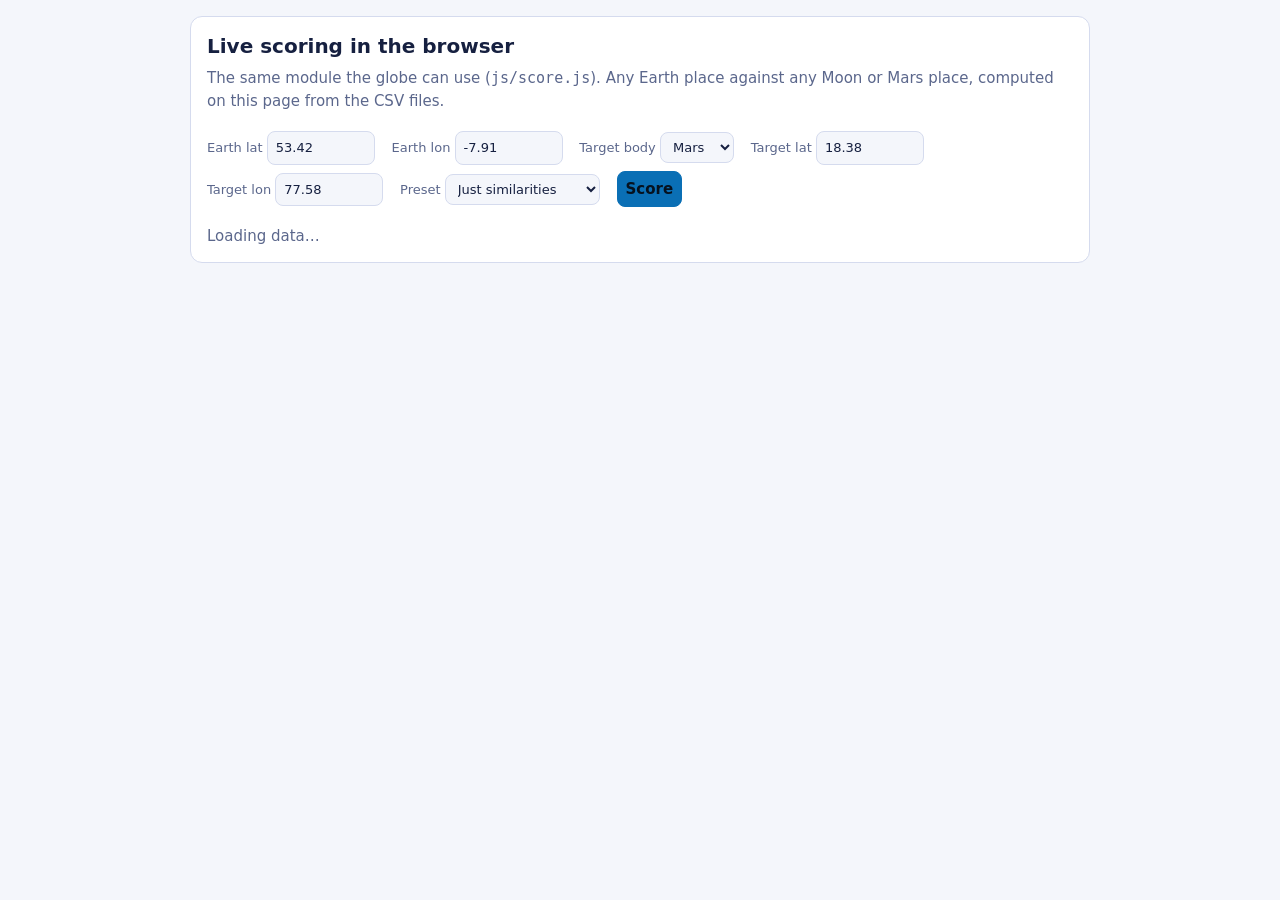
<file: terrain_data/demo/live.html>
<!doctype html>
<html lang="en">
<head>
<meta charset="utf-8">
<meta name="viewport" content="width=device-width, initial-scale=1">
<title>Analog Atlas live scoring</title>
<style>
  :root { --bg:#0b1020; --panel:#141b33; --line:#2a3560; --text:#e8ecf8; --mute:#9aa6c9; --accent:#5fd0ff; }
  @media (prefers-color-scheme: light) { :root { --bg:#f4f6fb; --panel:#fff; --line:#d5dbee; --text:#162040; --mute:#5b678c; --accent:#0a6fb5; } }
  body { margin:0; background:var(--bg); color:var(--text); font:15px/1.5 system-ui, "Segoe UI", sans-serif; }
  main { max-width:900px; margin:0 auto; padding:16px; }
  .card { background:var(--panel); border:1px solid var(--line); border-radius:12px; padding:14px 16px; margin-bottom:12px; }
  label { display:inline-block; margin:4px 12px 4px 0; color:var(--mute); font-size:13px; }
  input, select, button { background:var(--bg); color:var(--text); border:1px solid var(--line); border-radius:8px; padding:6px 8px; font:inherit; }
  input[type=number] { width:90px; } button { cursor:pointer; background:var(--accent); color:#06121f; font-weight:600; border-color:var(--accent); }
  h1 { font-size:20px; margin:0 0 6px; } h2 { font-size:13px; letter-spacing:.08em; text-transform:uppercase; color:var(--accent); margin:0 0 6px; }
  .big { font-size:44px; font-weight:700; } .mute { color:var(--mute); }
  table { border-collapse:collapse; width:100%; } td, th { border-bottom:1px solid var(--line); padding:3px 6px; text-align:left; font-size:14px; }
</style>
</head>
<body>
<main>
  <div class="card"><h1>Live scoring in the browser</h1>
    <div class="mute">The same module the globe can use (<code>js/score.js</code>). Any Earth place against any Moon or Mars place, computed on this page from the CSV files.</div>
    <p>
      <label>Earth lat <input id="elat" type="number" step="0.01" value="53.42"></label>
      <label>Earth lon <input id="elon" type="number" step="0.01" value="-7.91"></label>
      <label>Target body <select id="body"><option value="mars">Mars</option><option value="moon">Moon</option></select></label>
      <label>Target lat <input id="tlat" type="number" step="0.01" value="18.38"></label>
      <label>Target lon <input id="tlon" type="number" step="0.01" value="77.58"></label>
      <label>Preset <select id="preset"><option value="raw">Just similarities</option><option value="crewed">Crewed mission</option><option value="base">Base construction</option><option value="rover">Rover landing</option></select></label>
      <button id="go">Score</button></p>
    <div id="status" class="mute">Loading data…</div></div>
  <div id="out"></div>
</main>
<script type="module">
import { createScorer } from '../js/score.js';
import { parseFeatureCSV, attachColumns } from '../js/features.js';
const $ = (id) => document.getElementById(id);
const get = async (p) => (await fetch(p)).text();
const t0 = performance.now();
const [features, presets, caveats, ranges] = await Promise.all(
  ['../config/features.json', '../config/presets.json', '../config/caveats.json', '../out/feature_ranges.json'].map(async (p) => JSON.parse(await get(p))));
const scorer = createScorer({ features, presets, caveats }, ranges.body_range_p99);
// ground and soil composition (pipeline/35_soil_features.py); optional, the soil comparisons drop out without it
// and gases (pipeline/36_gas_features.py); both optional
const SOIL_COLS = ['fe_pct', 'k_pct', 'th_ppm', 'soc_g_kg'];
const GAS_COLS = ['pp_o2_pa', 'pp_co2_pa', 'ozone_du', 'haze_tau'];
const RAD_COLS = ['uvb_w_m2', 'uvc_w_m2', 'dose_msv_yr'];   // pipeline/37_radiation_features.py
const withExtra = async (table, path, cols) => {
  try { const r = await fetch(path); if (r.ok) attachColumns(table, parseFeatureCSV(await r.text()), cols); } catch (e) { console.warn('extra grid', path, e); }
  return table;
};
const withSoil = async (table, soil, gas, rad) => withExtra(await withExtra(await withExtra(table, soil, SOIL_COLS), gas, GAS_COLS), rad, RAD_COLS);
const earth = await withSoil(parseFeatureCSV(await get('../out/earth_features_1deg.csv')), '../out/earth_soil_1deg.csv', '../out/earth_gases_1deg.csv', '../out/earth_radiation_1deg.csv');
const tables = {};
for (const [b, g] of [['moon', '../../moon_data/moon_grid.csv'], ['mars', '../../mars_data/mars_grid.csv']])
  tables[b] = await withSoil(attachColumns(parseFeatureCSV(await get(`../out/${b}_features.csv`)), parseFeatureCSV(await get(g))), `../out/${b}_soil.csv`, `../out/${b}_gases.csv`, `../out/${b}_radiation.csv`);
$('status').textContent = `Loaded in ${Math.round(performance.now() - t0)} ms: Earth ${earth.n} cells, Moon and Mars ${tables.mars.n} cells each.`;
const esc = (s) => String(s).replace(/[&<>]/g, (c) => ({ '&': '&amp;', '<': '&lt;', '>': '&gt;' }[c]));
function run() {
  const body = $('body').value, preset = $('preset').value;
  const ei = earth.index(+$('elat').value, +$('elon').value), tb = tables[body], ti = tb.index(+$('tlat').value, +$('tlon').value);
  const ref = scorer.refFromTable(earth, ei), target = scorer.refFromTable(tb, ti);
  const t1 = performance.now();
  const r = scorer.scorePair(ref, target, body, preset);
  const rev = scorer.scoreGridReverse(target, earth, body, preset);
  const t2 = performance.now();
  const best = Array.from(rev).map((v, i) => [v, i]).filter(([v]) => !Number.isNaN(v)).sort((a, b) => b[0] - a[0]).slice(0, 5);
  const ov = Number.isNaN(r.overall) ? 'no data' : Math.round(r.overall * 100);
  $('out').innerHTML = `
    <div class="card"><h2>Similarity</h2><div class="big">${ov}<span class="mute" style="font-size:18px"> / 100</span></div>
      <div class="mute">Earth cell (${earth.lat[ei]}, ${earth.lon[ei]}) ${esc(earth.text.country?.[ei] || '')} against ${body} cell (${tb.lat[ti]}, ${tb.lon[ti]}). Computed in ${Math.round(t2 - t1)} ms, including a score for all ${earth.n} Earth cells.</div>
      <table><tr><th>Dimension</th><th>Match</th><th>Data coverage</th></tr>${scorer.dims.map((d) => `<tr><td>${d}</td><td>${Number.isNaN(r.dims[d]) ? '—' : Math.round(r.dims[d] * 100)}</td><td>${Math.round(r.coverage[d] * 100)}%</td></tr>`).join('')}</table></div>
    <div class="card"><h2>Costing the most points</h2><ul>${r.losses.map((l) => `<li>${esc(l.text)} (−${l.points})</li>`).join('')}</ul></div>
    <div class="card"><h2>Best five Earth cells for this target</h2><ul>${best.map(([v, i]) => `<li>${esc(earth.text.country[i])} (${earth.lat[i]}, ${earth.lon[i]}): ${Math.round(v * 100)}</li>`).join('')}</ul></div>
    <div class="card"><h2>Never scored</h2><ul>${r.caveats.map((c) => `<li>${esc(c)}</li>`).join('')}</ul></div>`;
}
$('go').addEventListener('click', run);
run();
</script>
</body>
</html>
</file>
<file: prototype/style.css>
:root {
  --bg: #0b0d12;
  --panel: #141821;
  --line: #262c38;
  --text: #e6e8ee;
  --muted: #8f97a8;
  --accent: #fb8861;
}
* { box-sizing: border-box; }
body {
  margin: 0 auto;
  max-width: 1280px;
  padding: 20px 16px 40px;
  background: var(--bg);
  color: var(--text);
  font: 15px/1.5 system-ui, -apple-system, "Segoe UI", sans-serif;
}
h1 { margin: 0; font-size: 26px; font-weight: 600; }
h2 { margin: 0; font-size: 17px; font-weight: 600; }
.sub { margin: 4px 0 12px; color: var(--muted); }
.notice {
  margin: 0 0 16px;
  padding: 10px 14px;
  border: 1px solid #5a4422;
  border-radius: 8px;
  background: #1f1810;
  color: #e9cfa3;
  font-size: 13px;
}
code { font-size: 12px; }

.panel {
  background: var(--panel);
  border: 1px solid var(--line);
  border-radius: 10px;
  padding: 12px;
}
.panel-head {
  display: flex;
  justify-content: space-between;
  align-items: baseline;
  gap: 12px;
  margin-bottom: 8px;
  flex-wrap: wrap;
}
.readout { color: var(--muted); font-size: 13px; font-variant-numeric: tabular-nums; }
.map-wrap { position: relative; }
canvas {
  display: block;
  width: 100%;
  height: auto;
  aspect-ratio: 2 / 1;
  border-radius: 6px;
  background: #000;
}
#earth-map { cursor: crosshair; }

.controls {
  display: grid;
  grid-template-columns: 1.2fr 1fr 0.8fr;
  gap: 12px;
  margin: 12px 0;
}
.card {
  background: var(--panel);
  border: 1px solid var(--line);
  border-radius: 10px;
  padding: 12px 14px;
}
.label { display: block; color: var(--muted); font-size: 12px; margin: 6px 0 4px; }
.label:first-child { margin-top: 0; }
.big { font-size: 18px; font-weight: 600; font-variant-numeric: tabular-nums; }
.temps { display: flex; gap: 18px; margin-top: 8px; flex-wrap: wrap; }
.temps span { display: block; color: var(--muted); font-size: 12px; }
.temps b { font-size: 18px; font-variant-numeric: tabular-nums; }
.status { margin-top: 6px; font-size: 13px; color: var(--muted); min-height: 1.2em; }
.status.err { color: #ff8a8a; }

.seg { display: flex; border: 1px solid var(--line); border-radius: 8px; overflow: hidden; margin-bottom: 4px; }
.seg button {
  flex: 1;
  padding: 7px 6px;
  border: 0;
  background: transparent;
  color: var(--text);
  font: inherit;
  font-size: 13px;
  cursor: pointer;
}
.seg button + button { border-left: 1px solid var(--line); }
.seg button.on { background: var(--accent); color: #1b0d06; font-weight: 600; }
input[type=range] { width: 100%; accent-color: var(--accent); }

.legend {
  height: 14px;
  border-radius: 4px;
  background: linear-gradient(90deg, rgba(0,0,4,0), #3b0f70, #b63679, #fb8861, #fcfdbf);
  border: 1px solid var(--line);
}
.legend-ticks { display: flex; justify-content: space-between; color: var(--muted); font-size: 12px; margin-top: 4px; }

.pair { display: grid; grid-template-columns: 1fr 1fr; gap: 12px; }
.stats { margin-top: 8px; font-size: 13px; color: var(--muted); font-variant-numeric: tabular-nums; }
.stats b { color: var(--text); }

footer { margin-top: 20px; color: var(--muted); font-size: 12px; }

@media (max-width: 860px) {
  .controls, .pair { grid-template-columns: 1fr; }
}
</file>
<file: analog-atlas/analog-atlas/css/style.css>
/* ExoMetric (formerly Planetary Comparator / Analog Atlas) — tactical "mission select" HUD theme */
:root {
  --bg: #05070a;
  --panel: rgba(8, 12, 16, 0.78);
  --panel-edge: rgba(255, 214, 0, 0.35);
  --accent: #ffd600;          /* primary hazard yellow */
  --accent-dim: rgba(255, 214, 0, 0.55);
  --text: #e8e6df;
  --muted: #8b8f94;
  --earth: #4fc3f7;
  --moon: #cfd8dc;
  --mars: #ff7043;
  --danger: #ff3b30;
  --font-ui: "Rajdhani", system-ui, sans-serif;
  --font-mono: "JetBrains Mono", ui-monospace, monospace;
}

* { box-sizing: border-box; }
html, body { margin: 0; height: 100%; overflow: hidden; background: var(--bg); color: var(--text); font-family: var(--font-ui); }

#globe-canvas { position: fixed; inset: 0; width: 100vw; height: 100vh; display: block; cursor: grab; }
#globe-canvas:active { cursor: grabbing; }

/* Atmospheric overlays — pointer-events off so the globe stays interactive */
.scanlines, .vignette { position: fixed; inset: 0; pointer-events: none; }
.scanlines { background: repeating-linear-gradient(to bottom, rgba(255,255,255,0.025) 0 1px, transparent 1px 3px); mix-blend-mode: overlay; }
.vignette { background: radial-gradient(ellipse at center, transparent 55%, rgba(0,0,0,0.65) 100%); }

/* ---------- Top bar ---------- */
.hud-top {
  position: fixed; top: 0; left: 0; right: 0; height: 64px;
  display: flex; align-items: center; justify-content: space-between; gap: 16px;
  padding: 0 20px;
  background: linear-gradient(to bottom, rgba(0,0,0,0.85), rgba(0,0,0,0));
  pointer-events: none;
}
.hud-top > * { pointer-events: auto; }
.brand { display: flex; align-items: center; gap: 12px; }
.brand-mark { color: var(--accent); font-size: 26px; text-shadow: 0 0 12px var(--accent-dim); }
.brand-title { font-weight: 700; font-size: 22px; letter-spacing: 0.18em; }
.brand-sub { font-family: var(--font-mono); font-size: 10px; color: var(--muted); letter-spacing: 0.12em; }

/* ---------- Planet selector (bottom centre) ---------- */
.planet-select {
  position: fixed; left: 50%; bottom: 52px; transform: translateX(-50%);
  display: flex; align-items: center; gap: 14px; user-select: none;
}
.ps-arrow {
  width: 34px; height: 42px; cursor: pointer;
  font-size: 14px; color: var(--text); background: var(--panel); border: 1px solid var(--panel-edge);
  transition: background .15s, color .15s, border-color .15s;
}
.ps-arrow.prev { clip-path: polygon(10px 0, 100% 0, 100% 100%, 10px 100%, 0 50%); padding-left: 10px; }
.ps-arrow.next { clip-path: polygon(0 0, calc(100% - 10px) 0, 100% 50%, calc(100% - 10px) 100%, 0 100%); padding-right: 10px; }
.ps-arrow:hover { background: var(--accent); color: #000; border-color: var(--accent); }
.ps-arrow:active { transform: scale(0.94); }
.ps-label { min-width: 150px; text-align: center; display: flex; flex-direction: column; align-items: center; }
.ps-kicker { font-family: var(--font-mono); font-size: 10px; letter-spacing: 0.16em; color: var(--muted); }
.ps-name { font-weight: 700; font-size: 22px; letter-spacing: 0.3em; padding-left: 0.3em; color: var(--accent); text-shadow: 0 0 12px var(--accent-dim); transition: color .4s; }
.ps-pips { display: flex; gap: 6px; margin-top: 3px; }
.ps-pips i { width: 6px; height: 6px; transform: rotate(45deg); border: 1px solid var(--muted); }
.ps-pips i.on { background: var(--accent); border-color: var(--accent); }

/* ---------- Space backdrop: other planets behind the globe ---------- */
.space { position: fixed; inset: 0; overflow: hidden; pointer-events: none; }
.space-planet { position: absolute; left: 0; top: 0; will-change: transform, width; }
.space-planet .sphere { position: absolute; inset: 0; transition: box-shadow .3s; }
.space-planet.hover .sphere { box-shadow: inset -10px -12px 26px rgba(0,0,0,0.75), 0 0 0 2px var(--accent), 0 0 24px var(--accent-dim); }
.space-name {
  position: absolute; left: 50%; top: calc(100% + 6px); transform: translateX(-50%);
  font-family: var(--font-mono); font-size: 10px; letter-spacing: 0.2em; color: var(--muted);
  white-space: nowrap; opacity: 0.6; transition: opacity .2s, color .2s;
}
.space-planet.hover .space-name { opacity: 1; color: var(--accent); }
.space-planet.front .space-name { opacity: 0; }

/* ---------- Planet art (spheres + flat maps), see js/planet-art.js ---------- */
.sphere {
  border-radius: 50%; overflow: hidden; display: block;
  background: var(--base, #444);
  box-shadow: inset -10px -12px 26px rgba(0,0,0,0.75), inset 4px 4px 10px rgba(255,255,255,0.12);
}
.sphere[data-body="earth"] { box-shadow: inset -10px -12px 26px rgba(0,0,0,0.7), 0 0 18px rgba(79,195,247,0.35); }
/* surface strip holds two copies of the map; sliding it by half loops forever */
.sphere-surface {
  position: absolute; top: 0; left: 0; height: 100%; width: 400%; display: flex;
  animation: sphere-spin 60s linear infinite;
}
.sphere-surface img, .flatmap img { height: 100%; flex: none; display: block; }
.sphere-surface.failed img, .flatmap.failed img { display: none; }
@keyframes sphere-spin { to { transform: translateX(-50%); } }
.sphere-surface.procedural, .sphere-surface.failed { animation: none; width: 100%; }
/* no imagery (offline Moon/Mars): procedural craters / dark regions */
.sphere[data-body="moon"] .sphere-surface.procedural, .sphere[data-body="moon"] .sphere-surface.failed {
  background:
    radial-gradient(circle at 30% 35%, rgba(40,40,44,0.55) 0 14%, transparent 15%),
    radial-gradient(circle at 55% 55%, rgba(40,40,44,0.45) 0 10%, transparent 11%),
    radial-gradient(circle at 62% 28%, rgba(255,255,255,0.18) 0 5%, transparent 6%),
    radial-gradient(circle at 40% 72%, rgba(255,255,255,0.15) 0 4%, transparent 5%),
    #9a9c9e;
}
.sphere[data-body="mars"] .sphere-surface.procedural, .sphere[data-body="mars"] .sphere-surface.failed {
  background:
    radial-gradient(ellipse 40% 14% at 50% 6%, rgba(255,240,230,0.7), transparent 100%),
    radial-gradient(ellipse 30% 10% at 45% 48%, rgba(60,20,10,0.55), transparent 100%),
    radial-gradient(circle at 68% 62%, rgba(70,25,12,0.45) 0 12%, transparent 13%),
    #b5532e;
}
/* terminator shading + highlight on top of the map */
.sphere-shade {
  position: absolute; inset: 0; border-radius: 50%; display: block; pointer-events: none;
  background:
    radial-gradient(circle at 34% 30%, rgba(255,255,255,0.22), transparent 38%),
    radial-gradient(circle at 38% 36%, transparent 42%, rgba(0,0,0,0.55) 68%, rgba(0,0,0,0.9) 100%);
}
.flatmap { position: absolute; inset: 0; display: flex; background: var(--base, #333); }
.flatmap.procedural, .flatmap.failed {
  background:
    repeating-linear-gradient(to right, rgba(255,255,255,0.07) 0 1px, transparent 1px 8.333%),
    repeating-linear-gradient(to bottom, rgba(255,255,255,0.07) 0 1px, transparent 1px 16.666%),
    var(--base, #333);
}
@media (prefers-reduced-motion: reduce) { .sphere-surface { animation: none; } }

/* ---------- Mini map ---------- */
.minimap-panel { flex: 0 0 auto; }
.mm-map { position: relative; aspect-ratio: 2 / 1; overflow: hidden; background: #000; }
.mm-main { margin: 8px 10px 6px; cursor: crosshair; border: 1px solid var(--panel-edge); }
.mm-view {
  position: absolute; transform: translate(-50%, -50%); border: 1.5px solid var(--accent);
  box-shadow: 0 0 0 999px rgba(0,0,0,0.28); pointer-events: none; min-width: 6px; min-height: 6px;
}
.mm-sites i { position: absolute; width: 5px; height: 5px; transform: translate(-50%, -50%) rotate(45deg); box-shadow: 0 0 0 1px #000; }
.mm-pin { position: absolute; transform: translate(-50%, -50%); pointer-events: none; }
.mm-pin.probe { width: 13px; height: 13px; border: 2px solid var(--accent); border-radius: 50%; box-shadow: 0 0 6px var(--accent), 0 0 0 1px #000; }
.mm-pin.probe::before, .mm-pin.probe::after { content: ""; position: absolute; background: var(--accent); }
.mm-pin.probe::before { left: 50%; top: -6px; bottom: -6px; width: 1.5px; transform: translateX(-50%); }
.mm-pin.probe::after { top: 50%; left: -6px; right: -6px; height: 1.5px; transform: translateY(-50%); }
.mm-pin.match { width: 10px; height: 10px; background: #4fc3f7; transform: translate(-50%, -50%) rotate(45deg); box-shadow: 0 0 0 1.5px #000, 0 0 8px #4fc3f7; animation: pulse 1.6s infinite; }
.mm-row { display: grid; grid-template-columns: 1fr 1fr; gap: 8px; padding: 0 10px 6px; }
.mm-small { padding: 0; border: 1px solid rgba(255,255,255,0.1); background: none; color: var(--text); cursor: pointer; text-align: left; font-family: var(--font-ui); }
.mm-small:hover:not(.empty) { border-color: var(--accent); }
.mm-small.empty { cursor: default; opacity: 0.6; }
.mm-cap { display: flex; justify-content: space-between; padding: 2px 5px; font-family: var(--font-mono); font-size: 10px; letter-spacing: 0.12em; }
.mm-score { color: var(--accent); font-weight: 600; }
.mm-foot { padding: 0 10px 8px; font-size: 10px; color: var(--muted); font-family: var(--font-mono); }

/* ---------- Probe panel ---------- */
.sim { font-family: var(--font-mono); font-size: 8px; letter-spacing: 0.08em; color: #ff9f0a; border: 1px solid #ff9f0a; padding: 0 3px; margin-left: 6px; vertical-align: middle; }
.sim.big { font-size: 9px; margin-left: 8px; }
.seg { display: grid; grid-template-columns: 1fr 1fr; border: 1px solid var(--panel-edge); margin-bottom: 12px; }
.seg button {
  font-family: var(--font-ui); font-weight: 700; letter-spacing: 0.2em; font-size: 13px;
  padding: 7px; background: none; border: 0; color: var(--muted); cursor: pointer;
}
.seg button[aria-checked="true"] { background: var(--accent); color: #000; }
.seg button:hover:not([aria-checked="true"]) { color: var(--text); background: rgba(255,255,255,0.05); }
.score-cards { display: flex; flex-direction: column; gap: 8px; }
.score-card { padding: 8px 10px; background: rgba(255,255,255,0.03); border-left: 2px solid var(--tc); }
.score-top { display: grid; grid-template-columns: 64px 1fr; gap: 12px; align-items: center; }
.score-card[data-target="earth"] { --tc: var(--earth); }
.score-card[data-target="moon"] { --tc: var(--moon); }
.score-card[data-target="mars"] { --tc: var(--mars); }
.tier { display: inline-block; font-family: var(--font-mono); font-size: 10px; letter-spacing: 0.1em; padding: 1px 6px; margin: 2px 0 4px; text-transform: uppercase; }
.tier.strong { background: #4cd964; color: #000; }
.tier.partial { background: #ffcc00; color: #000; }
.tier.weak { border: 1px solid #ff8a80; color: #ff8a80; }
.score-summary { font-size: 12px; line-height: 1.35; color: var(--text); }
.score-card .sec { margin-top: 6px; }
.why-head { margin: 0 0 6px; font-size: 13px; }
.why { margin: 0 0 6px; padding-left: 0; list-style: none; font-size: 12px; line-height: 1.35; }
.why li { position: relative; padding-left: 16px; margin-bottom: 4px; }
.why.good li::before { content: "✓"; position: absolute; left: 0; color: #4cd964; }
.why.gap li::before { content: "✕"; position: absolute; left: 0; color: #ff8a80; }
.scale-note { margin: -6px 0 10px; font-size: 12px; color: var(--muted); }
.key { font-family: var(--font-mono); font-size: 10px; border: 1px solid var(--muted); padding: 0 4px; margin-left: 4px; }
.hint-line { font-size: 11px; color: var(--muted); margin: 6px 0 0; }
.metric-table.facts td { white-space: normal; font-size: 11px; }
.metric-table.facts td:first-child { color: var(--muted); }

/* collapsible sections inside panels */
details.sec { border-top: 1px solid rgba(255,255,255,0.08); margin-top: 12px; }
details.sec > summary {
  cursor: pointer; list-style: none; padding: 8px 0 4px; font-size: 12px; letter-spacing: 0.2em; font-weight: 700; color: var(--accent);
  display: flex; justify-content: space-between; align-items: center;
}
details.sec > summary::-webkit-details-marker { display: none; }
details.sec > summary::after { content: "SHOW ▸"; font-family: var(--font-mono); font-size: 9px; letter-spacing: 0.1em; color: var(--muted); font-weight: 400; }
details.sec[open] > summary::after { content: "HIDE ▾"; }
details.sec > summary:hover::after { color: var(--accent); }
.score-card details.sec { border-top-color: rgba(255,255,255,0.05); }
.score-card details.sec > summary { font-size: 11px; color: var(--text); letter-spacing: 0.14em; }

/* collapsible HUD panels */
.collapse-btn { margin-left: 8px; background: none; border: 0; color: var(--muted); cursor: pointer; font-size: 12px; padding: 0 2px; }
.collapse-btn:hover { color: var(--accent); }
.left-col .panel-head { cursor: pointer; }
.panel-head > span:first-child { margin-right: auto; }
.panel.collapsed > :not(.panel-head) { display: none !important; }
.panel.collapsed > .panel-head { border-bottom: 0; }
.panel.collapsed { flex: 0 0 auto !important; min-height: 0 !important; overflow: hidden !important; }
body.simple .detail-only { display: none; }
.dial {
  width: 64px; height: 64px; border-radius: 50%; display: grid; place-items: center;
  background: radial-gradient(closest-side, #0b0f14 78%, transparent 80% 100%), conic-gradient(var(--tc) calc(var(--p) * 1%), rgba(255,255,255,0.1) 0);
}
.dial span { font-family: var(--font-mono); font-weight: 600; font-size: 18px; }
.dial small { font-size: 10px; color: var(--muted); }
.score-target { font-weight: 700; letter-spacing: 0.18em; font-size: 14px; color: var(--tc); }
.score-info .coords { font-size: 11px; margin: 2px 0 6px; }
.mini-btn {
  font-family: var(--font-mono); font-size: 10px; letter-spacing: 0.12em; padding: 4px 8px; cursor: pointer;
  background: none; color: var(--text); border: 1px solid var(--panel-edge);
}
.mini-btn:hover { background: var(--accent); color: #000; border-color: var(--accent); }
.mini-btn.wide { width: 100%; margin-top: 10px; padding: 7px; }
.metric-table { width: 100%; border-collapse: collapse; font-size: 12px; table-layout: fixed; }
.metric-table td { overflow: hidden; text-overflow: ellipsis; }
.metric-table:not(.small) th:first-child { width: 40%; }
.metric-table:not(.small) th:nth-child(2) { width: 24%; }
.metric-table th { text-align: left; font-family: var(--font-mono); font-size: 9px; letter-spacing: 0.12em; color: var(--muted); font-weight: 400; padding: 2px 4px; }
.metric-table td { padding: 4px; border-top: 1px solid rgba(255,255,255,0.05); white-space: nowrap; }
.metric-table .num { text-align: right; font-family: var(--font-mono); }
.metric-table.small td { white-space: normal; font-size: 10px; color: var(--muted); }
.metric-table.small td:first-child { color: var(--text); }
.mbar { height: 6px; background: rgba(255,255,255,0.08); position: relative; }
.mbar > span { position: absolute; inset: 0 auto 0 0; }
.mbar > span { background: var(--tc, var(--accent)); }
.sources { margin-top: 12px; }
.sources summary { cursor: pointer; font-size: 12px; letter-spacing: 0.2em; color: var(--accent); font-weight: 700; margin-bottom: 6px; }
.placeholder-note code { font-family: var(--font-mono); color: var(--accent-dim); }

.status { font-family: var(--font-mono); font-size: 11px; letter-spacing: 0.1em; color: var(--muted); display: flex; align-items: center; gap: 8px; }
.status-dot { width: 8px; height: 8px; border-radius: 50%; background: var(--accent); box-shadow: 0 0 8px var(--accent); animation: pulse 1.6s infinite; }
.status.ready .status-dot { background: #4cd964; box-shadow: 0 0 8px #4cd964; }
.status.error .status-dot { background: var(--danger); box-shadow: 0 0 8px var(--danger); animation: none; }
@keyframes pulse { 50% { opacity: 0.3; } }

/* ---------- Panels ---------- */
.panel {
  position: fixed; background: var(--panel); border: 1px solid var(--panel-edge);
  backdrop-filter: blur(6px); -webkit-backdrop-filter: blur(6px);
}
.panel::before { /* corner brackets */
  content: ""; position: absolute; inset: -1px; pointer-events: none;
  background:
    linear-gradient(var(--accent),var(--accent)) top left/14px 2px no-repeat,
    linear-gradient(var(--accent),var(--accent)) top left/2px 14px no-repeat,
    linear-gradient(var(--accent),var(--accent)) bottom right/14px 2px no-repeat,
    linear-gradient(var(--accent),var(--accent)) bottom right/2px 14px no-repeat;
}
.hidden { display: none !important; }

.panel-head {
  display: flex; justify-content: space-between; align-items: center;
  padding: 10px 14px; font-weight: 700; letter-spacing: 0.2em; font-size: 14px;
  border-bottom: 1px solid var(--panel-edge);
}
.count { font-family: var(--font-mono); color: #000; background: var(--accent); padding: 1px 7px; font-size: 12px; }
.panel-foot { padding: 8px 14px; font-size: 11px; color: var(--muted); border-top: 1px solid rgba(255,255,255,0.06); }
.panel-foot code { font-family: var(--font-mono); color: var(--accent-dim); }

.left-col { position: fixed; top: 80px; left: 20px; bottom: 60px; width: 290px; display: flex; flex-direction: column; gap: 12px; pointer-events: none; }
.left-col .panel { position: relative; pointer-events: auto; }
.site-panel { display: flex; flex-direction: column; min-height: 0; flex: 0 1 auto; }
.site-panel { min-height: 150px; }
.imagery-panel { flex: 0 1 auto; min-height: 90px; overflow: hidden auto; }
.hud-right { overflow-x: hidden; }
.filter-row { display: flex; gap: 6px; padding: 10px 14px 4px; flex-wrap: wrap; }
.chip {
  font-family: var(--font-mono); font-size: 10px; letter-spacing: 0.08em; text-transform: uppercase;
  padding: 3px 8px; border: 1px solid currentColor; background: transparent; color: var(--muted); cursor: pointer;
}
.chip[aria-pressed="true"] { color: #000; }
.chip[data-target="moon"][aria-pressed="true"] { background: var(--moon); border-color: var(--moon); }
.chip[data-target="mars"][aria-pressed="true"] { background: var(--mars); border-color: var(--mars); }
.chip[data-target="all"][aria-pressed="true"]  { background: var(--accent); border-color: var(--accent); }

.site-list { list-style: none; margin: 0; padding: 6px 8px 8px; overflow-y: auto; flex: 1; }
.site-item {
  display: grid; grid-template-columns: 10px 1fr auto; gap: 10px; align-items: center;
  padding: 8px 8px; cursor: pointer; border-left: 2px solid transparent;
}
.site-item:hover, .site-item.active { background: rgba(255,214,0,0.08); border-left-color: var(--accent); }
.site-item .pip { width: 8px; height: 8px; transform: rotate(45deg); }
.site-item .name { font-weight: 600; font-size: 15px; letter-spacing: 0.04em; }
.site-item .region { font-size: 11px; color: var(--muted); }
.site-item .tags { display: flex; gap: 3px; }
.tag { font-family: var(--font-mono); font-size: 9px; padding: 1px 4px; color: #000; }
.tag.moon { background: var(--moon); }
.tag.mars { background: var(--mars); }

/* ---------- Detail panel (mission briefing) ---------- */
.hud-right { top: 80px; right: 20px; width: 340px; max-height: calc(100vh - 170px); overflow-y: auto; }
.brief-head { padding: 14px 16px 10px; border-bottom: 1px solid var(--panel-edge); position: relative; }
.brief-kicker { font-family: var(--font-mono); font-size: 10px; color: var(--accent); letter-spacing: 0.15em; }
.brief-title { font-size: 24px; font-weight: 700; letter-spacing: 0.06em; margin: 2px 0; }
.brief-region { color: var(--muted); font-size: 13px; }
.brief-close { position: absolute; top: 10px; right: 10px; background: none; border: 1px solid var(--panel-edge); color: var(--text); width: 26px; height: 26px; cursor: pointer; }
.brief-close:hover { border-color: var(--accent); color: var(--accent); }
.brief-body { padding: 12px 16px 16px; font-size: 14px; line-height: 1.45; }
.brief-body h4 { margin: 14px 0 6px; font-size: 12px; letter-spacing: 0.2em; color: var(--accent); }
.coords { font-family: var(--font-mono); font-size: 12px; color: var(--muted); }
.score-row { display: grid; grid-template-columns: 90px 1fr 34px; gap: 8px; align-items: center; margin: 5px 0; font-size: 12px; }
.score-bar { height: 6px; background: rgba(255,255,255,0.08); position: relative; }
.score-bar > span { position: absolute; inset: 0 auto 0 0; background: var(--accent); }
.score-val { font-family: var(--font-mono); text-align: right; color: var(--muted); }
.placeholder-note { margin-top: 14px; padding: 8px 10px; border: 1px dashed var(--panel-edge); font-size: 12px; color: var(--muted); }
/* (reserved) */ .deploy {
  margin-top: 14px; width: 100%; padding: 10px; font-family: var(--font-ui); font-weight: 700; letter-spacing: 0.2em;
  background: var(--accent); color: #000; border: none; cursor: not-allowed; opacity: .6;
  clip-path: polygon(12px 0, 100% 0, calc(100% - 12px) 100%, 0 100%);
}

/* ---------- Controls & bottom bar ---------- */
.hud-controls { position: fixed; right: 20px; bottom: 70px; display: flex; flex-direction: column; gap: 6px; }
.ctl {
  width: 42px; height: 42px; font-size: 20px; color: var(--text);
  background: var(--panel); border: 1px solid var(--panel-edge); cursor: pointer;
}
.ctl:hover { border-color: var(--accent); color: var(--accent); }
.ctl[aria-pressed="true"] { background: var(--accent); color: #000; border-color: var(--accent); }

.hud-bottom {
  position: fixed; left: 0; right: 0; bottom: 0; height: 48px; padding: 0 20px;
  display: flex; align-items: center; gap: 22px;
  background: linear-gradient(to top, rgba(0,0,0,0.85), rgba(0,0,0,0));
  font-family: var(--font-mono); font-size: 12px; pointer-events: none;
}
.readout { display: flex; gap: 8px; min-width: 120px; }
.readout .lbl { color: var(--accent); }
.hint { color: var(--muted); font-size: 10px; letter-spacing: 0.08em; margin-left: auto; }
.credit { color: var(--muted); font-size: 10px; }

@media (max-width: 820px) {
  .left-col { width: calc(100vw - 40px); top: auto; max-height: 38vh; }
  .imagery-panel { display: none; }
  .hud-right { width: calc(100vw - 40px); top: 72px; max-height: 45vh; }
  .hud-controls { bottom: calc(30vh + 72px); }
  .brand-sub, .hint, .credit, .status { display: none; }
  .planet-select { bottom: auto; top: 54px; transform: translateX(-50%) scale(0.8); transform-origin: top center; }
  .minimap-panel { display: none; }
}

/* Keep zoom controls clear of the briefing panel when it is open */
.hud-right:not(.hidden) ~ .hud-controls { right: 376px; }
@media (max-width: 820px) { .hud-right:not(.hidden) ~ .hud-controls { right: 20px; } }

/* ---------- Status variants ---------- */
.status.warn .status-dot { background: #ff9f0a; box-shadow: 0 0 8px #ff9f0a; animation: none; }

/* ---------- Body theming: accent shifts per planet ---------- */
body[data-body="moon"] { --accent: #e3e8ea; --accent-dim: rgba(227,232,234,0.55); --panel-edge: rgba(227,232,234,0.35); }
body[data-body="mars"] { --accent: #ff7043; --accent-dim: rgba(255,112,67,0.55); --panel-edge: rgba(255,112,67,0.4); }

.filter-note { font-family: var(--font-mono); font-size: 10px; color: var(--muted); letter-spacing: 0.06em; }
.tag.target { background: #4fc3f7; }
.site-list .empty { color: var(--muted); font-size: 13px; padding: 10px; }

/* ---------- Imagery selector ---------- */
.src-tag { font-family: var(--font-mono); font-size: 10px; color: #000; background: var(--accent); padding: 1px 6px; letter-spacing: 0.1em; }
.imagery-list { padding: 6px 8px 8px; display: flex; flex-direction: column; gap: 2px; }
.layer-opt {
  display: grid; grid-template-columns: 14px 1fr; gap: 10px; align-items: start; text-align: left;
  background: none; border: 0; border-left: 2px solid transparent; color: var(--text);
  padding: 6px 8px; cursor: pointer; font-family: var(--font-ui);
}
.layer-opt:hover { background: rgba(255,255,255,0.05); }
.layer-opt.active { border-left-color: var(--accent); background: rgba(255,255,255,0.04); }
.layer-opt .radio { width: 10px; height: 10px; margin-top: 4px; border: 1.5px solid var(--muted); transform: rotate(45deg); }
.layer-opt.active .radio { background: var(--accent); border-color: var(--accent); }
.layer-name { font-weight: 600; font-size: 14px; letter-spacing: 0.04em; }
.layer-note { font-size: 11px; color: var(--muted); line-height: 1.3; }
.layer-opt.offline { cursor: default; }
.layer-warn { margin: 6px 8px 2px; padding: 6px 8px; border: 1px dashed #ff9f0a; color: #ffb340; font-size: 11px; line-height: 1.35; }

/* ---------- Cross-planet jump links ---------- */
.jumps { display: flex; flex-direction: column; gap: 6px; }
.jump {
  display: grid; grid-template-columns: auto 1fr auto; gap: 10px; align-items: center; text-align: left;
  background: rgba(255,255,255,0.04); border: 1px solid var(--panel-edge); color: var(--text);
  padding: 8px 10px; cursor: pointer; font-family: var(--font-ui);
  clip-path: polygon(8px 0, 100% 0, calc(100% - 8px) 100%, 0 100%);
}
.jump:hover { background: var(--accent); color: #000; }
.jump-body { font-family: var(--font-mono); font-size: 10px; letter-spacing: 0.12em; }
.jump-name { font-weight: 700; font-size: 15px; letter-spacing: 0.04em; }
.brief-body a { color: var(--accent); }

/* ---------- Tactical view ---------- */
.top-center { display: flex; align-items: center; gap: 14px; }
.mode-toggle {
  display: flex; align-items: center; gap: 8px;
  font-family: var(--font-mono); font-size: 12px; letter-spacing: 0.18em; font-weight: 600;
  color: var(--text); background: var(--panel); border: 1px dashed var(--panel-edge);
  padding: 8px 14px; cursor: pointer;
}
.mode-toggle:hover { border-color: var(--accent); color: var(--accent); }
.mode-toggle .mode-dot { width: 8px; height: 8px; border: 1.5px solid currentColor; transform: rotate(45deg); }
.mode-toggle[aria-pressed="true"] { background: var(--accent); color: #000; border-style: solid; border-color: var(--accent); }
.mode-toggle[aria-pressed="true"] .mode-dot { background: #000; border-color: #000; }

/* slow horizontal scan sweep + heavier scanlines while Tactical is on */
.scan-sweep { position: fixed; inset: 0; pointer-events: none; opacity: 0; transition: opacity .4s; overflow: hidden; }
.scan-sweep::before {
  content: ""; position: absolute; left: 0; right: 0; height: 18vh; top: -20vh;
  background: linear-gradient(to bottom, transparent, color-mix(in srgb, var(--accent) 7%, transparent) 70%, color-mix(in srgb, var(--accent) 17%, transparent) 99%, transparent);
  animation: sweep 7s linear infinite;
}
@keyframes sweep { to { transform: translateY(125vh); } }
body.tactical .scan-sweep { opacity: 1; }
body.tactical .scanlines { background: repeating-linear-gradient(to bottom, rgba(255,255,255,0.032) 0 1px, transparent 1px 3px); }
body.tactical .vignette { background: radial-gradient(ellipse at center, transparent 48%, rgba(0,0,0,0.7) 100%); }
@media (prefers-reduced-motion: reduce) { .scan-sweep::before { animation: none; } }
@media (max-width: 820px) { .mode-toggle { padding: 6px 8px; font-size: 10px; } }

/* ---------- Temperature match panel ---------- */
.left-col { overflow-y: auto; scrollbar-width: thin; }
.temp-panel { flex: 0 0 auto; }
.site-panel { min-height: 150px; }
.temp-body { padding: 10px 14px 12px; display: flex; flex-direction: column; gap: 8px; font-size: 13px; }
.temp-hint { color: var(--muted); font-size: 13px; line-height: 1.4; }
.temp-hint.err { color: #ff8a80; }
.temp-ref { position: relative; padding-right: 28px; }
.temp-ref-name { font-weight: 700; font-size: 16px; letter-spacing: 0.05em; }
.temp-ref-body { font-family: var(--font-mono); font-size: 9px; letter-spacing: 0.15em; color: var(--accent); }
.temp-note b { color: inherit; }
.temp-clear { position: absolute; top: 0; right: 0; width: 22px; height: 22px; background: none; border: 1px solid var(--panel-edge); color: var(--text); cursor: pointer; font-size: 11px; }
.temp-clear:hover { border-color: var(--accent); color: var(--accent); }
.temp-vals { display: grid; grid-template-columns: repeat(3, 1fr); gap: 4px; }
.temp-vals > div { padding: 4px 6px; border: 1px solid rgba(255,255,255,0.08); }
.temp-vals > div.on { border-color: var(--accent); background: rgba(255,255,255,0.05); }
.temp-vals span { display: block; font-family: var(--font-mono); font-size: 9px; color: var(--muted); letter-spacing: 0.12em; }
.temp-vals b { font-family: var(--font-mono); font-size: 13px; font-weight: 600; }
.temp-row { display: grid; grid-template-columns: 88px 1fr; align-items: center; gap: 8px; }
.temp-lbl { font-family: var(--font-mono); font-size: 10px; color: var(--muted); letter-spacing: 0.1em; }
.temp-lbl b { color: var(--text); font-weight: 600; }
.temp-chips { display: flex; gap: 4px; }
.temp-chips .chip[aria-pressed="true"], #temp-grid[aria-pressed="true"] { background: var(--accent); border-color: var(--accent); color: #000; }
.temp-row input[type=range] { width: 100%; accent-color: var(--accent); margin: 0; }
.temp-legend { height: 10px; background: linear-gradient(90deg, #d73027, #fc8d59, #fee08b, #91cf60, #1a9850); }
.temp-ticks { display: flex; justify-content: space-between; font-family: var(--font-mono); font-size: 9px; color: var(--muted); margin-top: 2px; }
.temp-jumps { margin-top: 2px; }
.temp-summary { font-family: var(--font-mono); font-size: 11px; line-height: 1.5; color: var(--muted); padding: 6px 8px; border: 1px solid rgba(255,255,255,0.08); }
.temp-summary b { color: var(--text); }
.temp-note { font-size: 11px; color: var(--muted); line-height: 1.35; }
.temp-note code { font-family: var(--font-mono); color: var(--accent-dim); }
.temp-note.warn { color: #ffb340; }
.readout-temp { min-width: 200px; }

/* keep the bottom bar on one line */
.hint { white-space: nowrap; }
.credit { white-space: nowrap; overflow: hidden; text-overflow: ellipsis; max-width: 42vw; }
@media (max-width: 1280px) { .hint { display: none; } }

/* ---------- Simple view: cleaner globe ---------- */
body.simple .scanlines { display: none; }
body.simple:not(.tactical) .vignette { background: radial-gradient(ellipse at center, transparent 65%, rgba(0,0,0,0.4) 100%); }
/* soft halo behind the current globe (positioned by js/space.js) */
.globe-glow { position: absolute; left: 0; top: 0; border-radius: 50%; pointer-events: none; opacity: 0; transition: opacity .5s; display: none; --glow: 120,170,230; }
body.simple:not(.tactical) .globe-glow { display: block; }
.globe-glow { background: radial-gradient(circle, rgba(var(--glow),0.42) 36%, rgba(var(--glow),0.16) 48%, rgba(var(--glow),0) 70%); }
.globe-glow[data-body="earth"] { --glow: 110,175,240; }
.globe-glow[data-body="moon"] { --glow: 210,218,226; }
.globe-glow[data-body="mars"] { --glow: 240,130,80; }

/* ---------- "How to explore" card ---------- */
.help-card {
  left: 50%; top: 50%; transform: translate(-50%, -50%); width: min(440px, calc(100vw - 32px));
  padding: 20px 22px 18px; z-index: 50; background: rgba(8,12,16,0.94);
}
.help-kicker { font-family: var(--font-mono); font-size: 10px; letter-spacing: 0.2em; color: var(--accent); }
.help-card h2 { margin: 4px 0 12px; font-size: 26px; letter-spacing: 0.08em; }
.help-list { list-style: none; margin: 0 0 16px; padding: 0; display: flex; flex-direction: column; gap: 10px; }
.help-list li { display: grid; grid-template-columns: 74px 1fr; gap: 12px; align-items: baseline; font-size: 15px; line-height: 1.35; }
.help-key { font-family: var(--font-mono); font-size: 10px; letter-spacing: 0.12em; text-align: center; padding: 3px 0; border: 1px solid var(--accent); color: var(--accent); }
.help-ok {
  width: 100%; padding: 10px; font-family: var(--font-ui); font-weight: 700; font-size: 15px; letter-spacing: 0.2em; cursor: pointer;
  background: var(--accent); color: #000; border: 0; clip-path: polygon(12px 0, 100% 0, calc(100% - 12px) 100%, 0 100%);
}

/* ---------- Background planets as rotating 3-D globes (js/planet-art.js → PlanetGlobe) ---------- */
.globe3d { position: absolute; inset: 0; display: block; border-radius: 50%; transition: box-shadow .3s; }
.globe3d > canvas { position: absolute; inset: 0; width: 100%; height: 100%; display: none; }
.globe3d.ready > canvas { display: block; }
.globe3d.ready > .sphere { display: none; }
.globe3d > .sphere { position: absolute; inset: 0; }
/* thin blue atmosphere rim, like WorldWind's Earth atmosphere */
.globe3d[data-body="earth"].ready { box-shadow: 0 0 0 1px rgba(160,205,255,0.55), 0 0 10px 2px rgba(120,180,255,0.55), 0 0 26px 6px rgba(90,150,255,0.25); }
.space-planet.hover .globe3d { box-shadow: 0 0 0 2px var(--accent), 0 0 24px var(--accent-dim); }
/* no Earth atmosphere rim on the background globe in Tactical (the Tactical globe hides its atmosphere) */
.globe3d.tactical[data-body="earth"].ready { box-shadow: none; }

/* ---------- NASA DATA tab ---------- */
.data-panel {
  top: 76px; left: 50%; transform: translateX(-50%); width: min(1040px, calc(100vw - 32px));
  max-height: calc(100vh - 140px); display: flex; flex-direction: column; z-index: 60;
  background: rgba(8, 12, 16, 0.95);
}
.data-panel .panel-head { position: relative; }
.data-close { position: static; }
.data-tabs { display: flex; gap: 4px; padding: 10px 14px 0; border-bottom: 1px solid var(--panel-edge); flex-wrap: wrap; }
.data-tab {
  font-family: var(--font-ui); font-weight: 700; font-size: 14px; letter-spacing: 0.14em;
  background: none; color: var(--muted); border: 1px solid transparent; border-bottom: none;
  padding: 7px 14px; cursor: pointer;
}
.data-tab:hover { color: var(--text); }
.data-tab[aria-selected="true"] { color: #000; background: var(--accent); }
.data-body { padding: 12px 16px 18px; overflow-y: auto; font-size: 14px; line-height: 1.45; }
.data-body h4 { margin: 18px 0 6px; font-size: 12px; letter-spacing: 0.2em; color: var(--accent); }
.data-body a { color: var(--accent); }
.data-lead { margin: 0 0 10px; color: var(--muted); }
.data-sub { color: var(--muted); font-size: 11px; font-weight: 400; letter-spacing: 0; line-height: 1.35; }
.data-cards { display: grid; grid-template-columns: repeat(3, 1fr); gap: 8px; }
.data-card {
  display: flex; flex-direction: column; align-items: flex-start; gap: 2px; text-align: left; cursor: pointer;
  background: rgba(255,255,255,0.04); border: 1px solid var(--panel-edge); color: var(--text); padding: 10px 12px;
  font-family: var(--font-ui);
}
.data-card:hover { border-color: var(--accent); }
.data-card-body { font-family: var(--font-mono); font-size: 10px; letter-spacing: 0.15em; color: var(--accent); }
.data-card-main { font-size: 20px; font-weight: 700; letter-spacing: 0.04em; }
.data-table { width: 100%; border-collapse: collapse; font-size: 13px; }
.data-table th { text-align: left; font-family: var(--font-mono); font-size: 10px; letter-spacing: 0.1em; color: var(--muted); font-weight: 600; padding: 4px 6px; border-bottom: 1px solid var(--panel-edge); }
.data-table td { padding: 6px; border-bottom: 1px solid rgba(255,255,255,0.06); vertical-align: top; }
.data-table .num { text-align: right; font-family: var(--font-mono); font-size: 12px; white-space: nowrap; }
.data-table tr.on td { background: rgba(255,255,255,0.05); }
.data-table.small td { padding: 4px 6px; }
.data-body-tag { font-family: var(--font-mono); font-size: 9px; padding: 1px 5px; color: #000; background: var(--earth); }
.data-body-tag.moon { background: var(--moon); }
.data-body-tag.mars { background: var(--mars); }
.data-head-row { display: flex; justify-content: space-between; align-items: flex-start; gap: 12px; margin-bottom: 8px; }
.data-kicker { font-family: var(--font-mono); font-size: 10px; letter-spacing: 0.15em; color: var(--accent); }
.data-title { font-size: 18px; font-weight: 700; letter-spacing: 0.03em; line-height: 1.25; }
.data-head-row .mini-btn { text-decoration: none; white-space: nowrap; }
.data-chips { display: flex; gap: 4px; flex-wrap: wrap; margin-bottom: 8px; }
.data-chips .chip[aria-pressed="true"] { background: var(--accent); border-color: var(--accent); color: #000; }
.data-map-wrap canvas { display: block; width: 100%; height: auto; aspect-ratio: 2 / 1; image-rendering: pixelated; border: 1px solid var(--panel-edge); cursor: crosshair; }
.data-legend { display: flex; align-items: center; gap: 8px; margin-top: 6px; font-family: var(--font-mono); font-size: 11px; color: var(--muted); }
.data-ramp { flex: 1; height: 10px; background: linear-gradient(90deg, #313695, #4575b4, #74add1, #abd9e9, #fee090, #fdae61, #f46d43, #d73027); }
.data-readout { margin-top: 4px; font-family: var(--font-mono); font-size: 12px; color: var(--text); min-height: 1.4em; }
@media (max-width: 820px) { .data-cards { grid-template-columns: 1fr; } .data-panel { top: 64px; } }

/* ================= Location match layout (whiteboard) ================= */
.sim { font-style: normal; font-family: var(--font-mono); font-size: 8px; letter-spacing: 0.08em; color: #000; background: #ffb340; padding: 0 3px; margin-left: 4px; vertical-align: 1px; }

/* top centre bar */
.match-bar {
  position: fixed; top: 66px; left: 50%; transform: translateX(-50%); z-index: 5;
  display: flex; align-items: center; gap: 8px; padding: 6px 10px;
  background: var(--panel); border: 1px solid var(--panel-edge); backdrop-filter: blur(6px);
  font-family: var(--font-ui); white-space: nowrap;
}
.mb-title { font-weight: 700; letter-spacing: 0.2em; font-size: 14px; color: var(--accent); padding-right: 4px; }
.mb-hint { font-size: 13px; color: var(--muted); }
.mb-chip {
  display: flex; align-items: baseline; gap: 8px; cursor: pointer; padding: 3px 10px;
  background: rgba(255,255,255,0.04); border: 1px solid var(--panel-edge); color: var(--text); font-family: var(--font-ui);
}
.mb-chip:hover { border-color: var(--accent); }
.mb-body { font-family: var(--font-mono); font-size: 10px; letter-spacing: 0.14em; color: var(--muted); }
.mb-pct { font-size: 20px; font-weight: 700; }
.mb-chip.good .mb-pct, .mm2-pct.good, .mp-big.good b { color: #6fd08c; }
.mb-chip.mid .mb-pct, .mm2-pct.mid, .mp-big.mid b { color: #fee08b; }
.mb-chip.poor .mb-pct, .mm2-pct.poor, .mp-big.poor b { color: #f08a6b; }

/* left column */
.left-col { top: 108px; }
.match-left-panel { flex: 0 1 auto; display: flex; flex-direction: column; min-height: 0; }
.match-left { padding: 10px 12px 12px; display: flex; flex-direction: column; gap: 10px; overflow-y: auto; }
.ml-hint { color: var(--muted); font-size: 13px; line-height: 1.4; }
.ml-hint.err { color: #ff8a80; }
.ml-ref { position: relative; padding-right: 26px; }
.ml-ref-kicker { font-family: var(--font-mono); font-size: 9px; letter-spacing: 0.15em; color: var(--accent); }
.ml-ref-name { font-weight: 700; font-size: 16px; letter-spacing: 0.04em; }
.ml-ref-sub { font-family: var(--font-mono); font-size: 11px; color: var(--muted); }
.ml-ref-vals { display: flex; gap: 12px; font-family: var(--font-mono); font-size: 11px; color: var(--muted); margin-top: 3px; }
.ml-ref-vals b { color: var(--text); font-weight: 600; }
.ml-clear { position: absolute; top: 0; right: 0; width: 22px; height: 22px; background: none; border: 1px solid var(--panel-edge); color: var(--text); cursor: pointer; font-size: 11px; }
.ml-clear:hover { border-color: var(--accent); color: var(--accent); }
.ml-chips { display: flex; gap: 4px; flex-wrap: wrap; }
.ml-chips .chip[aria-pressed="true"], .adv-chips .chip[aria-pressed="true"], #adv-grid[aria-pressed="true"] { background: var(--accent); border-color: var(--accent); color: #000; }
.mm2-list { display: flex; flex-direction: column; gap: 10px; }
.mm2-card { border: 1px solid rgba(255,255,255,0.08); padding: 6px; }
.mm2-head { display: flex; justify-content: space-between; align-items: baseline; font-weight: 700; letter-spacing: 0.16em; font-size: 13px; margin-bottom: 4px; }
.mm2-pct { font-size: 18px; letter-spacing: 0.02em; }
.mm2-map { position: relative; display: block; width: 100%; aspect-ratio: 2 / 1; padding: 0; border: 1px solid var(--panel-edge); background: #0b0d11; cursor: pointer; overflow: hidden; }
.mm2-map:hover { border-color: var(--accent); }
.mm2-map .flatmap { position: absolute; inset: 0; display: flex; }
.mm2-map .flatmap img { height: 100%; object-fit: cover; }
.mm2-heat { position: absolute; inset: 0; opacity: 0.72; pointer-events: none; }
.mm2-heat canvas { width: 100%; height: 100%; display: block; image-rendering: pixelated; }
.mm2-pin { position: absolute; width: 12px; height: 12px; transform: translate(-50%, -50%) rotate(45deg); pointer-events: none; }
.mm2-pin.best { background: #1a9850; border: 2px solid #fff; box-shadow: 0 0 0 3px rgba(26,152,80,0.45); }
.mm2-pin.ref { border: 2px solid #fff; border-radius: 50%; transform: translate(-50%, -50%); box-shadow: 0 0 0 2px rgba(0,0,0,0.5); }
.mm2-scores { display: grid; grid-template-columns: repeat(3, 1fr); gap: 4px; margin-top: 5px; }
.mm2-score { padding: 3px 5px; border: 1px solid rgba(255,255,255,0.08); }
.mm2-score.on { border-color: var(--accent); background: rgba(255,255,255,0.05); }
.mm2-score span { display: block; font-family: var(--font-mono); font-size: 9px; letter-spacing: 0.08em; color: var(--muted); }
.mm2-score b { font-family: var(--font-mono); font-size: 14px; }
.mm2-score.good b { color: #6fd08c; }
.mm2-score.mid b { color: #fee08b; }
.mm2-score.poor b { color: #f08a6b; }
.mm2-note { font-size: 11px; color: var(--muted); margin-top: 4px; }

/* bottom-left advanced options */
.adv-panel { margin-top: auto; flex: 0 0 auto; }
.adv-content { padding: 8px 12px 10px; display: flex; flex-direction: column; gap: 6px; max-height: 40vh; overflow-y: auto; }
#adv-body { display: flex; flex-direction: column; gap: 6px; }
.adv-row { display: grid; grid-template-columns: 92px 1fr; align-items: center; gap: 8px; }
.adv-lbl { font-family: var(--font-mono); font-size: 10px; color: var(--muted); letter-spacing: 0.1em; }
.adv-lbl b { color: var(--text); }
.adv-chips { display: flex; gap: 4px; flex-wrap: wrap; }
.adv-row input[type=range] { width: 100%; accent-color: var(--accent); margin: 0; }
.adv-note { margin: 2px 0 0; font-size: 11px; color: var(--muted); line-height: 1.35; }
.adv-imagery-lbl { margin-top: 4px; }
.adv-content .imagery-list { padding: 0; }
.chip:disabled { opacity: 0.4; cursor: not-allowed; }

/* right panel: match card */
.mp-head { display: grid; grid-template-columns: 34px 1fr 34px 30px; align-items: center; gap: 6px; padding: 12px 12px 10px; border-bottom: 1px solid var(--panel-edge); position: relative; }
.mp-head .brief-close { position: static; }
.mp-nav { height: 34px; background: rgba(255,255,255,0.04); border: 1px solid var(--panel-edge); color: var(--text); cursor: pointer; font-size: 14px; }
.mp-nav:hover { background: var(--accent); color: #000; }
.mp-title { text-align: center; }
.mp-kicker { font-family: var(--font-mono); font-size: 10px; letter-spacing: 0.15em; color: var(--accent); }
.mp-body { font-size: 24px; font-weight: 700; letter-spacing: 0.14em; }
.mp-big { display: flex; align-items: baseline; justify-content: center; gap: 10px; margin: 4px 0 2px; }
.mp-big b { font-size: 46px; line-height: 1; }
.mp-big span { font-weight: 700; letter-spacing: 0.2em; font-size: 18px; }
.mp-where { text-align: center; font-family: var(--font-mono); font-size: 11px; color: var(--muted); margin-bottom: 10px; }
.mp-bars { display: flex; flex-direction: column; gap: 6px; margin-bottom: 10px; }
.mp-bar { display: grid; grid-template-columns: 112px 1fr 40px; align-items: center; gap: 8px; font-size: 12px; }
.mp-bar > span { font-family: var(--font-mono); font-size: 10px; letter-spacing: 0.08em; color: var(--muted); }
.mp-track { height: 8px; background: rgba(255,255,255,0.08); position: relative; }
.mp-track > span { position: absolute; inset: 0 auto 0 0; background: #91cf60; }
.mp-bar.good .mp-track > span { background: #1a9850; }
.mp-bar.mid .mp-track > span { background: #fee08b; }
.mp-bar.poor .mp-track > span { background: #d73027; }
.mp-bar b { font-family: var(--font-mono); text-align: right; }
.mp-section { margin-top: 10px; padding: 2px 10px 6px; border-left: 3px solid var(--accent); background: rgba(255,255,255,0.03); }
.mp-section h4 { margin-top: 8px; }
.mp-section ul { margin: 4px 0 0; padding-left: 18px; font-size: 13px; }
.mp-section li { margin: 3px 0; }
.mp-section.rover { border-left-color: #4fc3f7; }
.mp-section.base { border-left-color: #ffb340; }
.mp-section.tests { border-left-color: #7ee787; }
.mp-section.human { border-left-color: #ff7043; }

@media (max-width: 820px) { .match-bar { top: 58px; } .left-col { top: auto; } }

/* keep the zoom buttons clear of the planet carousel when the right panel is open */
.hud-right:not(.hidden) ~ .hud-controls { bottom: 120px; }

/* ================= Collapsible side panels + metric tiles ================= */
body.left-collapsed .left-col { display: none; }
body.right-collapsed #site-detail { display: none !important; }
body.right-collapsed .hud-right ~ .hud-controls { right: 20px; bottom: 70px; }

.side-tab {
  position: fixed; top: 50%; z-index: 6; display: flex; align-items: center; gap: 8px;
  writing-mode: vertical-rl; padding: 14px 7px; cursor: pointer;
  background: var(--panel); border: 1px solid var(--panel-edge); color: var(--text);
  font-family: var(--font-ui); font-weight: 700; font-size: 13px; letter-spacing: 0.22em;
  backdrop-filter: blur(6px); transition: left .2s, right .2s, background .15s;
}
.side-tab:hover { border-color: var(--accent); color: var(--accent); }
.side-tab .side-arrow { writing-mode: horizontal-tb; font-size: 12px; color: var(--accent); }
.side-tab.left { left: 0; transform: translateY(-50%) rotate(180deg); border-left: 0; }
.side-tab.right { right: 0; transform: translateY(-50%); border-right: 0; }
.side-tab.left .side-arrow { transform: rotate(180deg); }
.side-tab .side-badge { writing-mode: horizontal-tb; font-family: var(--font-mono); font-size: 11px; letter-spacing: 0; padding: 2px 4px; background: var(--accent); color: #000; }
.side-tab .side-badge:empty { display: none; }
.side-tab.has-result:not([aria-expanded="true"]) { animation: tab-glow 2.4s ease-in-out infinite; }
@keyframes tab-glow { 50% { box-shadow: 0 0 14px color-mix(in srgb, var(--accent) 60%, transparent); } }
@media (prefers-reduced-motion: reduce) { .side-tab.has-result { animation: none !important; } }
/* sit just outside the open panel */
body:not(.left-collapsed) .side-tab.left { left: 310px; }
body:not(.right-collapsed) .side-tab.right { right: 360px; }

/* metric tiles on the right panel */
.mt-tiles { display: grid; grid-template-columns: repeat(3, 1fr); gap: 8px; margin: 4px 0 2px; }
.mt-tile {
  display: flex; flex-direction: column; align-items: center; gap: 2px; padding: 10px 4px 8px; cursor: pointer;
  background: var(--tint); border: 1px solid var(--edge); color: var(--text); font-family: var(--font-ui);
  transition: transform .12s, box-shadow .12s;
}
.mt-tile:hover { transform: translateY(-1px); box-shadow: 0 0 0 1px var(--edge); }
.mt-tile.open { box-shadow: 0 0 0 2px var(--edge); }
.mt-icon { font-size: 30px; line-height: 1.1; }
.mt-pct { font-family: var(--font-mono); font-size: 18px; font-weight: 600; }
.mt-name { font-family: var(--font-mono); font-size: 9px; letter-spacing: 0.1em; color: var(--muted); text-align: center; }
.mt-hint { text-align: center; margin: 4px 0 6px; }
.mt-detail { border-left: 3px solid var(--edge); background: rgba(255,255,255,0.03); padding: 2px 10px 8px; margin-bottom: 10px; }
.mt-detail h4 { margin-top: 8px; }
.md-text { font-size: 13px; margin: 6px 0 4px; }
.md-src { font-size: 11px; color: var(--muted); margin: 4px 0 0; line-height: 1.4; }
.md-warn { font-size: 11px; color: #ffb340; margin: 6px 0 0; line-height: 1.4; }
.mp-big b { color: var(--c, var(--text)) !important; }

@media (max-width: 820px) {
  body:not(.left-collapsed) .side-tab.left { left: calc(100vw - 52px); }
  body:not(.right-collapsed) .side-tab.right { right: calc(100vw - 52px); }
}

/* longer app name: tighten the title on medium screens so it never touches the top buttons */
@media (max-width: 1180px) { .brand-title { font-size: 18px; letter-spacing: 0.1em; } .brand-sub { letter-spacing: 0.04em; } }

/* ================= Right-edge rail: MATCH tab + 🌡️ ⏲️ ⛰️ ================= */
.right-rail {
  position: fixed; top: 112px; right: 0; z-index: 6; width: 54px;
  display: flex; flex-direction: column; align-items: stretch; gap: 6px;
  transition: right .2s;
}
body:not(.right-collapsed) .right-rail { right: 360px; }
.right-rail .side-tab.right { position: static; transform: none; align-self: stretch; justify-content: center; border-right: 1px solid var(--panel-edge); }
.rail-metrics { display: flex; flex-direction: column; gap: 6px; }
.rail-metric {
  display: flex; flex-direction: column; align-items: center; gap: 1px; padding: 7px 2px 6px; cursor: pointer;
  background: var(--panel); border: 1px solid var(--panel-edge); color: var(--text); font-family: var(--font-ui);
  backdrop-filter: blur(6px); transition: transform .12s, box-shadow .12s;
}
.rail-metric.scored { background: var(--tint); border-color: var(--edge); }
.rail-metric:hover { transform: translateX(-2px); border-color: var(--accent); }
.rail-metric.open { box-shadow: 0 0 0 2px var(--edge, var(--accent)); }
.rail-icon { font-size: 22px; line-height: 1.15; }
.rail-pct { font-family: var(--font-mono); font-size: 12px; font-weight: 600; color: var(--muted); }
.rail-name { font-family: var(--font-mono); font-size: 7.5px; letter-spacing: 0.06em; color: var(--muted); }

/* zoom / rotate / home / help buttons: their own column, never under the rail or the tab */
body.right-collapsed .hud-right ~ .hud-controls { right: 66px; bottom: 70px; }
body:not(.right-collapsed) .hud-right ~ .hud-controls { right: 426px; bottom: 124px; }  /* above the planet carousel */

@media (max-width: 820px) {
  body:not(.right-collapsed) .right-rail { right: calc(100vw - 58px); }
  body:not(.right-collapsed) .hud-right ~ .hud-controls { right: 66px; }
}

/* move the rail and edge tabs instantly (a sliding transition could get stuck mid-way) */
.right-rail { transition: none; }
.side-tab { transition: background .15s, border-color .15s, color .15s; }

/* ================= Layout v3: right column, bigger match bar, cleaner carousel ================= */

/* right edge: rail on top, globe controls at the bottom, flush to the screen edge, never overlapping */
.right-column {
  position: fixed; top: 112px; bottom: 56px; right: 0; z-index: 6;
  display: flex; flex-direction: column; align-items: flex-end; gap: 10px; pointer-events: none;
}
.right-column > * { pointer-events: auto; }
body:not(.right-collapsed) .right-column { right: 360px; }
.right-column .right-rail { position: static !important; top: auto; right: auto !important; flex: 0 1 auto; min-height: 0; overflow-y: auto; overflow-x: hidden; scrollbar-width: none; }
.right-column .right-rail::-webkit-scrollbar { display: none; }
.right-column .hud-controls { position: static !important; right: auto !important; bottom: auto !important; margin-top: auto; flex: 0 0 auto; }
.right-column .hud-controls .ctl { border-right: 0; }
@media (max-width: 820px) { body:not(.right-collapsed) .right-column { right: calc(100vw - 58px); } }

/* bigger LOCATION MATCH bar + go-to buttons */
.match-bar { padding: 9px 14px; gap: 10px; }
.mb-title { font-size: 18px; letter-spacing: 0.22em; }
.mb-hint { font-size: 15px; }
.mb-chip { padding: 4px 12px; }
.mb-chip.active { border-color: var(--accent); box-shadow: inset 0 -2px 0 var(--accent); }
.mb-body { font-size: 12px; }
.mb-pct { font-size: 26px; }
.mb-sep { width: 1px; align-self: stretch; background: var(--panel-edge); margin: 0 2px; }
.mb-go {
  font-family: var(--font-ui); font-weight: 700; font-size: 13px; letter-spacing: 0.1em; cursor: pointer; white-space: nowrap;
  padding: 7px 10px; background: rgba(255,255,255,0.04); border: 1px solid var(--panel-edge); color: var(--text);
}
.mb-go:hover:not(:disabled) { background: var(--accent); color: #000; border-color: var(--accent); }
.mb-go:disabled { opacity: 0.4; cursor: not-allowed; }
@media (max-width: 1100px) { .mb-go { font-size: 11px; padding: 6px 7px; } .mb-pct { font-size: 22px; } }

/* bottom-centre planet selector: just the name (bigger) and the arrows */
.planet-select .ps-kicker, .planet-select .ps-pips { display: none !important; }
.planet-select .ps-name { font-size: 32px; letter-spacing: 0.32em; }

/* rail: data-grid symbol */
.rail-metric.grid .rail-icon { font-size: 26px; line-height: 1; color: var(--accent); }
.mt-score { font-family: var(--font-mono); margin-left: 6px; }

/* left panel: which map is showing */
.ml-showing { font-size: 12px; color: var(--muted); }
.ml-showing b { color: var(--text); letter-spacing: 0.06em; }
.ml-showing span { font-size: 11px; }

/* combo weight sliders */
.cw-list { display: flex; flex-direction: column; gap: 10px; margin: 8px 0; }
.cw-top { display: flex; justify-content: space-between; font-size: 13px; }
.cw-top b { font-family: var(--font-mono); }
.cw-row input[type=range] { width: 100%; accent-color: var(--accent); margin: 4px 0 0; }
.cw-share { font-family: var(--font-mono); font-size: 10px; color: var(--muted); }
.cw-reset { margin-top: 2px; }

/* data grid */
.data-grid td.na { color: var(--muted); font-style: italic; font-size: 11px; }
.data-grid .dg-group td { font-family: var(--font-mono); font-size: 10px; letter-spacing: 0.14em; color: var(--accent); padding-top: 10px; border-bottom: 1px solid var(--panel-edge); }
.data-grid.consts td { font-size: 12px; vertical-align: top; }
.dg-sub { font-family: var(--font-ui); font-weight: 400; letter-spacing: 0.02em; color: var(--muted); font-size: 11px; margin-left: 6px; }

/* eight rail symbols (with soil, air and radiation): compact them on anything up to a 1080p screen,
   so all of them stay visible from 768 px high upwards (measured: 1366x768, 1440x900, 1920x1080) */
@media (max-height: 1100px) {
  .rail-metrics { gap: 3px; }
  .rail-metric { padding: 1px 2px; gap: 0; }
  .rail-icon { font-size: 17px; line-height: 1.05; }
  .rail-pct { font-size: 10px; line-height: 1.15; }
  .rail-name { font-size: 7px; line-height: 1.1; }
}

/* right column on shorter screens: everything stays visible and nothing overlaps */
@media (max-height: 820px) {
  .right-column { top: 104px; gap: 8px; }
  .right-column .side-tab.right { writing-mode: horizontal-tb; padding: 6px 4px; gap: 4px; flex-direction: column; letter-spacing: 0.1em; font-size: 10px; }
  .right-column .side-tab.right .side-label { font-size: 10px; }
  .right-column .hud-controls { gap: 5px; }
  .right-column .hud-controls .ctl { width: 36px; height: 34px; font-size: 17px; }
}
@media (max-height: 700px) {
  .rail-name { display: none; }
  .right-column .hud-controls { display: grid; grid-template-columns: repeat(2, 36px); direction: rtl; }
}

/* ================= v4: scrollbars, data-grid boxes, mission-site picker ================= */

/* themed scrollbars (Firefox + Chromium/Edge/Safari) */
* { scrollbar-width: thin; scrollbar-color: var(--accent-dim) rgba(255,255,255,0.04); }
*::-webkit-scrollbar { width: 8px; height: 8px; }
*::-webkit-scrollbar-track { background: rgba(255,255,255,0.03); }
*::-webkit-scrollbar-thumb { background: var(--accent-dim); border: 2px solid transparent; background-clip: padding-box; border-radius: 0; }
*::-webkit-scrollbar-thumb:hover { background: var(--accent); background-clip: padding-box; }
*::-webkit-scrollbar-corner { background: transparent; }

/* ▦ data grid: two areas of symbol boxes */
.dg-area { margin: 8px 0 12px; }
.dg-area-head { font-family: var(--font-mono); font-size: 11px; font-weight: 600; letter-spacing: 0.18em; color: var(--accent); margin-bottom: 6px; }
.dg-area-head span { font-family: var(--font-ui); font-weight: 400; letter-spacing: 0.02em; color: var(--muted); margin-left: 6px; font-size: 11px; }
.dg-tiles { display: grid; grid-template-columns: repeat(2, 1fr); gap: 6px; }
.dg-tile {
  display: grid; grid-template-columns: 26px 1fr; grid-template-rows: auto auto auto; column-gap: 6px; row-gap: 1px;
  padding: 6px 7px; border: 1px solid rgba(255,255,255,0.1); background: rgba(255,255,255,0.03); min-width: 0;
}
.dg-tile.const { border-color: color-mix(in srgb, var(--accent) 35%, transparent); }
.dg-tile.na { opacity: 0.55; }
.dg-ico { grid-row: 1 / span 3; font-size: 20px; line-height: 1.2; text-align: center; }
.dg-lbl { font-family: var(--font-mono); font-size: 9.5px; letter-spacing: 0.08em; color: var(--muted); text-transform: uppercase; white-space: nowrap; overflow: hidden; text-overflow: ellipsis; }
.dg-v { font-size: 12px; line-height: 1.3; overflow-wrap: anywhere; }
.dg-v i { font-style: normal; font-family: var(--font-mono); font-size: 9px; color: var(--muted); margin-right: 4px; }
.dg-v.na { color: var(--muted); font-style: italic; font-size: 11px; }

/* mission-site picker (Moon & Mars targets CSVs) */
.ml-picker { display: flex; flex-direction: column; gap: 4px; }
.ml-picker > span { font-family: var(--font-mono); font-size: 10px; letter-spacing: 0.12em; color: var(--accent); }
.ml-picker select {
  width: 100%; padding: 6px 8px; background: #0b0e13; color: var(--text); border: 1px solid var(--panel-edge);
  font-family: var(--font-ui); font-size: 14px; cursor: pointer;
}
.ml-picker select:focus { outline: 1px solid var(--accent); }
.ml-picker optgroup { color: var(--accent); font-family: var(--font-mono); font-size: 11px; }
.ml-picker option { color: var(--text); font-family: var(--font-ui); font-size: 14px; }

/* right panel starts below the LOCATION MATCH bar so they never overlap */
.hud-right { top: 108px; max-height: calc(100vh - 172px); }
.hud-right { top: 132px; max-height: calc(100vh - 196px); }
body:not(.right-collapsed) .right-column { top: 132px; }

/* keep the planet selector centred in the free space between open panels (never under the right column) */
body:not(.right-collapsed) .planet-select { left: calc((100vw - 414px) / 2); }
body:not(.left-collapsed):not(.right-collapsed) .planet-select { left: calc((100vw - 414px + 310px) / 2); }
body:not(.left-collapsed).right-collapsed .planet-select { left: calc((100vw + 310px - 66px) / 2); }

/* ▦ grid boxes as buttons (like the rail symbols) */
.dg-btn {
  grid-template-columns: 26px 1fr auto; text-align: left; cursor: pointer; font: inherit; color: var(--text);
  background: var(--tint, rgba(255,255,255,0.03)); border: 1px solid var(--edge, rgba(255,255,255,0.12));
  transition: transform .12s, box-shadow .12s, border-color .12s;
}
.dg-btn:hover { transform: translateY(-1px); border-color: var(--accent); }
.dg-btn:focus-visible { outline: 2px solid var(--accent); outline-offset: 1px; }
.dg-btn.selected { box-shadow: 0 0 0 2px var(--edge, var(--accent)); border-color: var(--edge, var(--accent)); }
.dg-btn.nocmp { --tint: rgba(255,255,255,0.025); --edge: rgba(255,255,255,0.1); opacity: 0.75; }
.dg-btn.const { --tint: rgba(255,255,255,0.03); --edge: color-mix(in srgb, var(--accent) 35%, transparent); }
.dg-btn .dg-lbl { grid-column: 2; grid-row: 1; }
.dg-btn .dg-pct { grid-column: 3; grid-row: 1; font-family: var(--font-mono); font-size: 12px; font-weight: 600; color: var(--muted); }
.dg-btn .dg-v { grid-column: 2 / span 2; }
.dg-btn .dg-ico { grid-row: 1 / span 3; }

/* detail card for the selected box */
.dg-card { border: 1px solid var(--edge, var(--panel-edge)); border-left-width: 3px; background: rgba(255,255,255,0.03); padding: 8px 10px; margin: 6px 0 10px; }
.dg-card.const { --edge: color-mix(in srgb, var(--accent) 60%, transparent); }
.dg-card-top { display: grid; grid-template-columns: 30px 1fr auto; align-items: center; gap: 8px; margin-bottom: 4px; }
.dg-card-ico { font-size: 24px; text-align: center; }
.dg-card-name { font-weight: 700; font-size: 15px; letter-spacing: 0.03em; }
.dg-card-sub { font-family: var(--font-mono); font-size: 10px; color: var(--muted); }
.dg-card-pct { font-family: var(--font-mono); font-size: 22px; }
.dg-card td.na { color: var(--muted); font-style: italic; }
.dg-card tr.on td { color: var(--text); font-weight: 600; }
.dg-hint { margin: 4px 0 8px; }

/* combo: mission preset box */
.cw-preset { border: 1px solid var(--panel-edge); background: rgba(255,255,255,0.03); padding: 6px 9px; margin: 4px 0 6px; font-size: 12px; }
.cw-preset b { letter-spacing: 0.12em; font-size: 12px; }
.cw-preset > span { color: var(--muted); font-size: 11px; }
.cw-preset ul { margin: 4px 0; padding-left: 16px; }
.cw-preset li { margin: 1px 0; }
.cw-preset-note { display: block; font-family: var(--font-mono); font-size: 10px; color: var(--muted) !important; }
</file>
